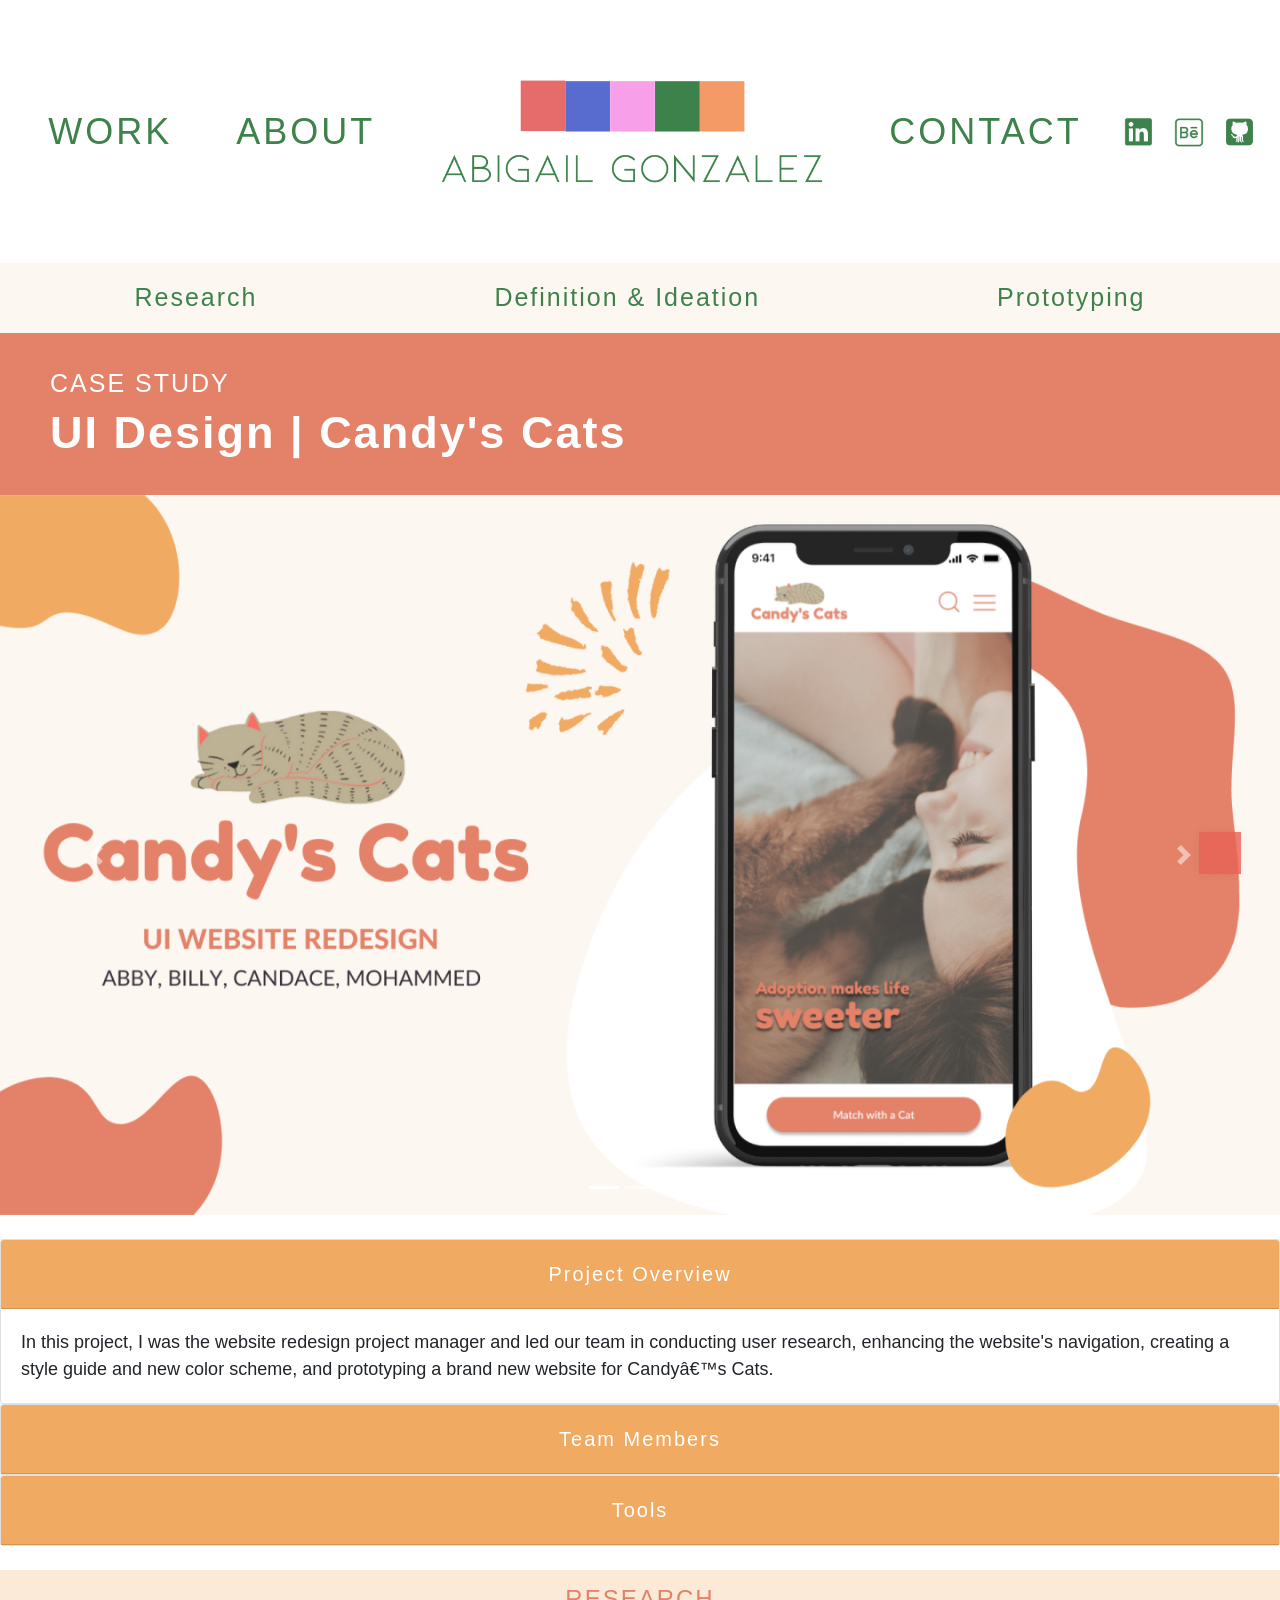
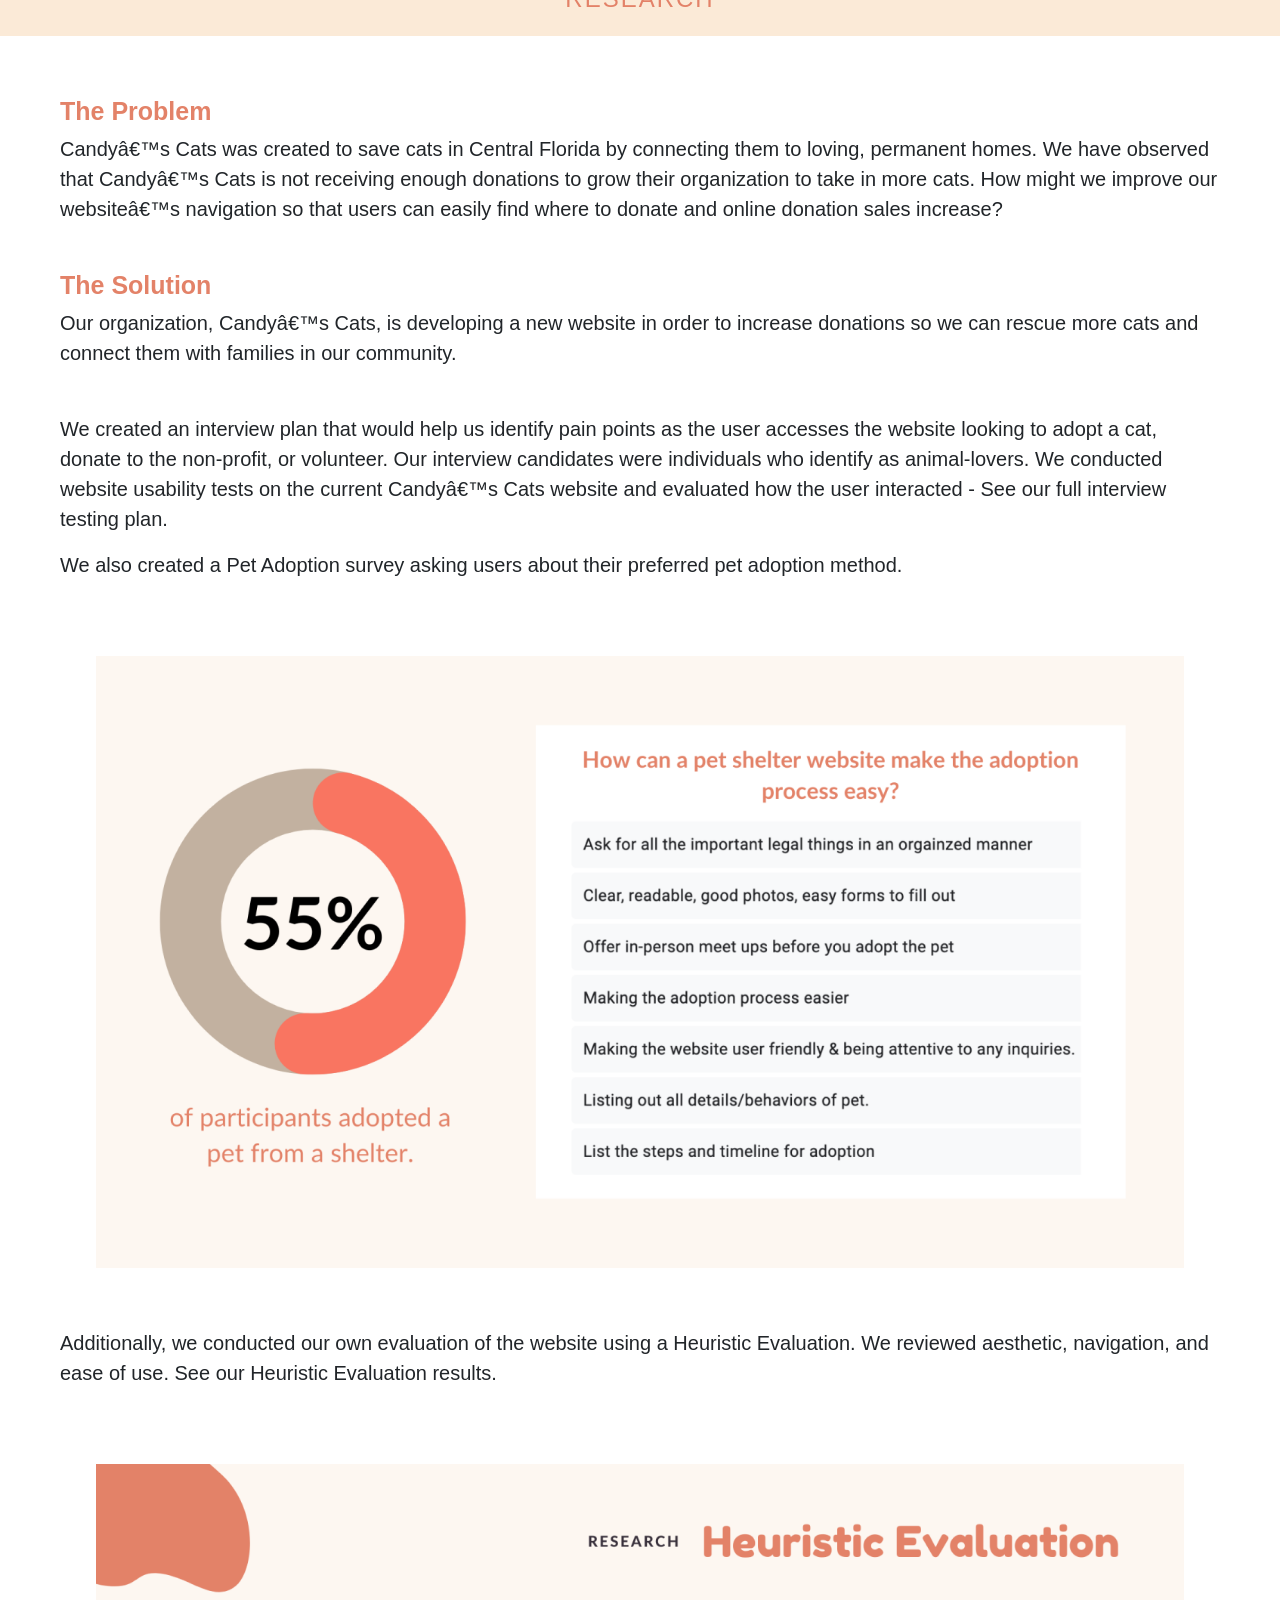
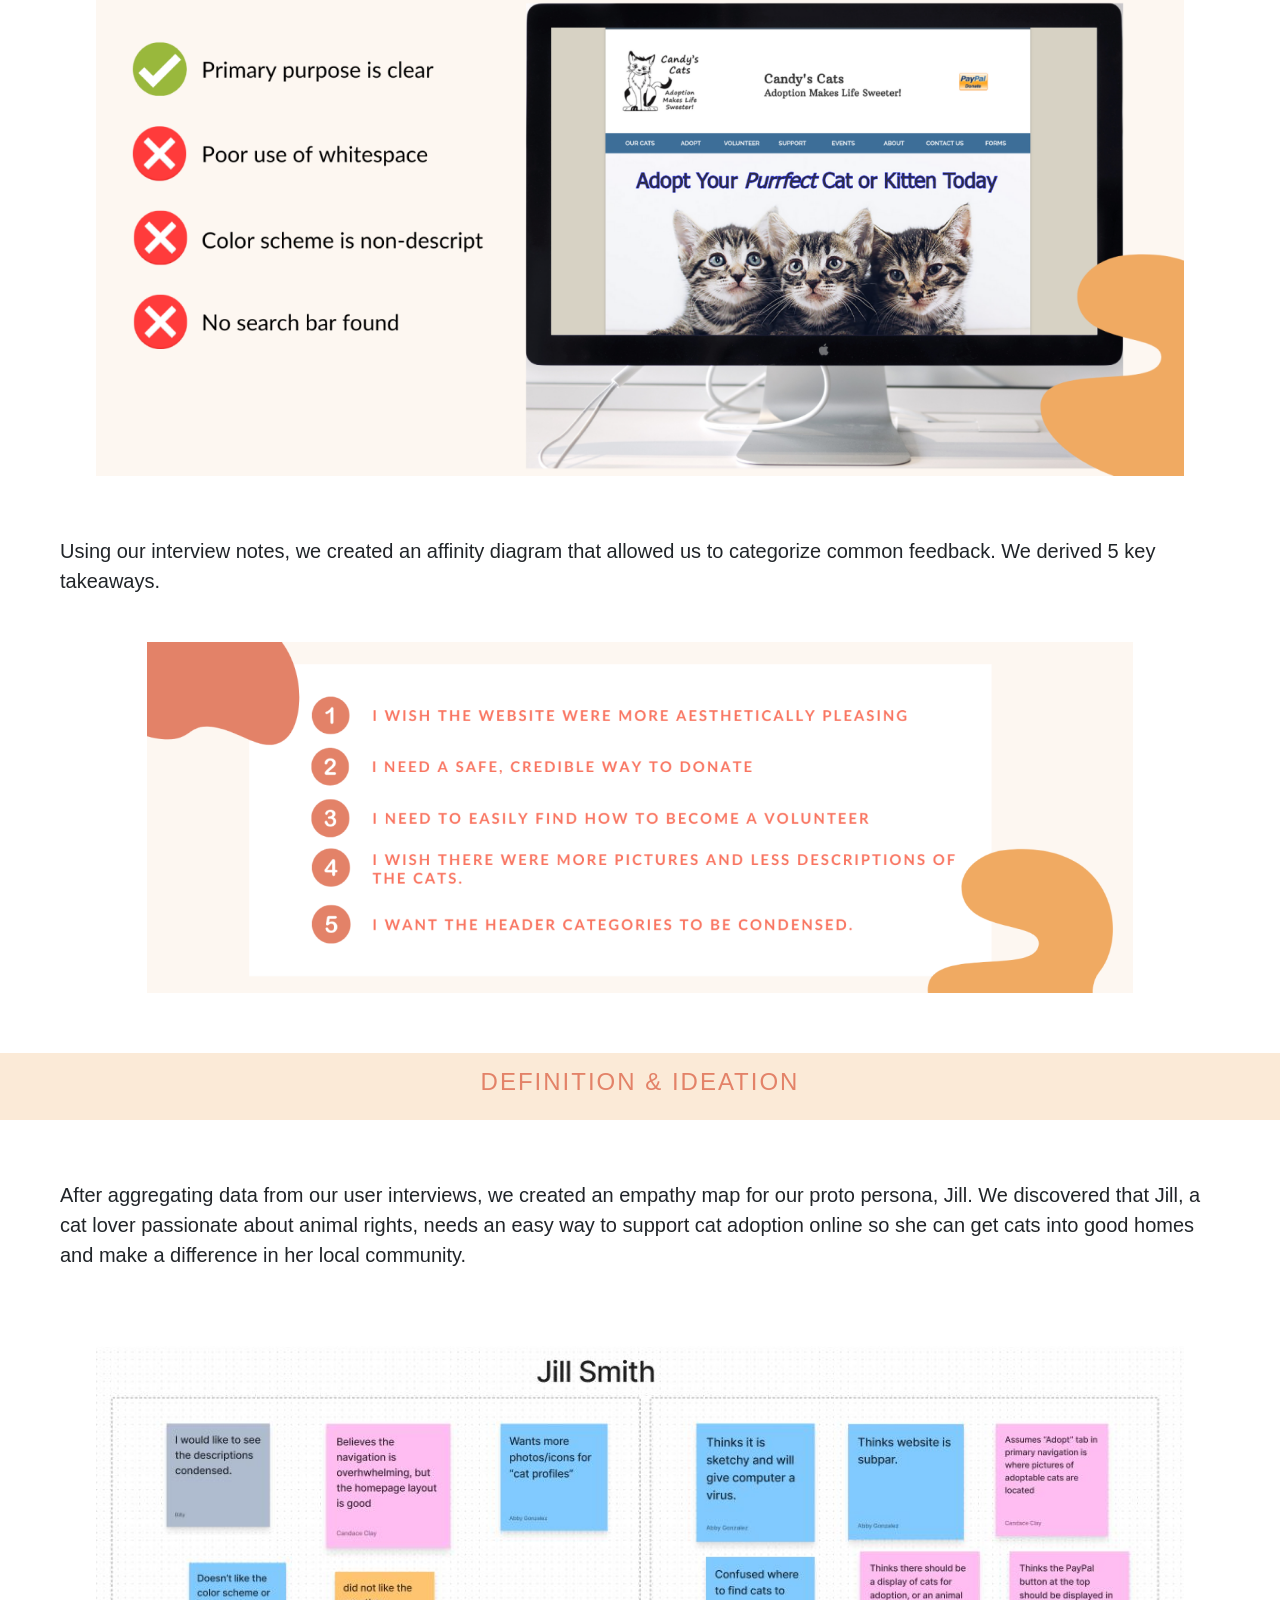
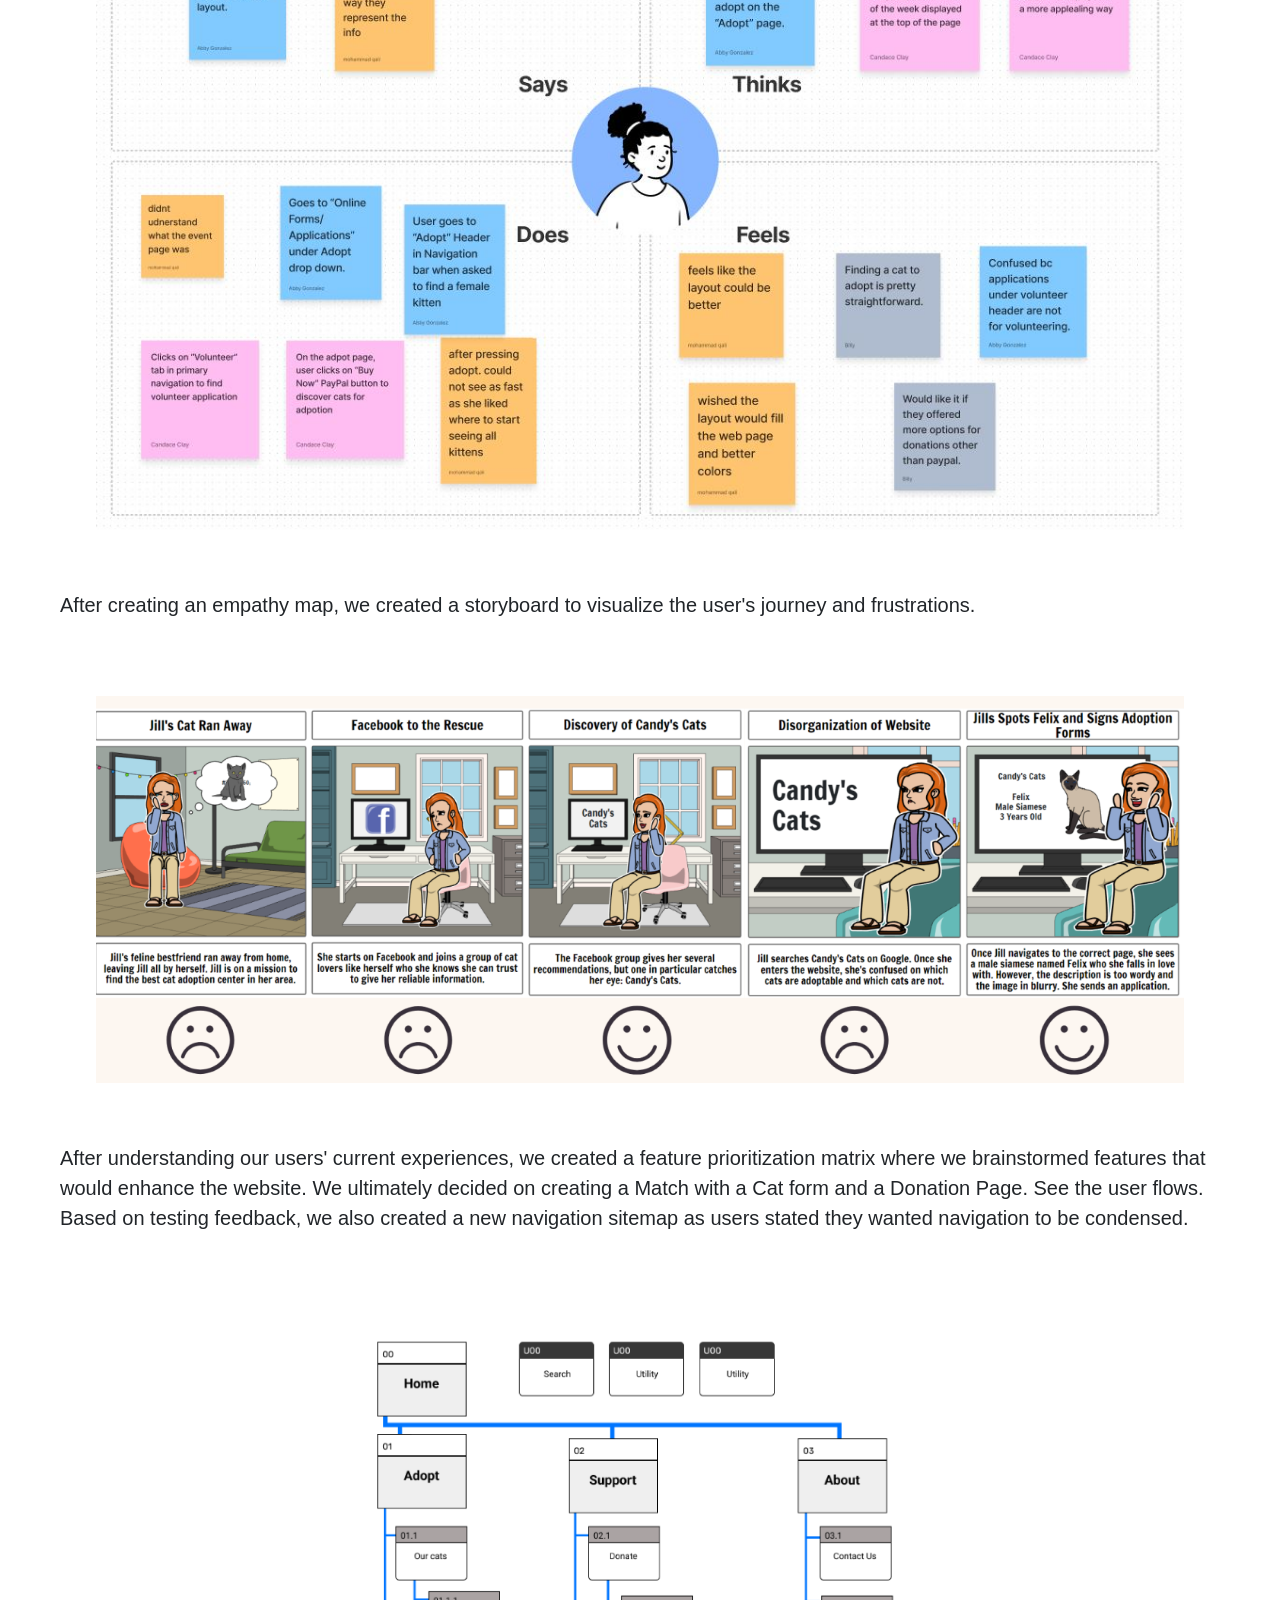
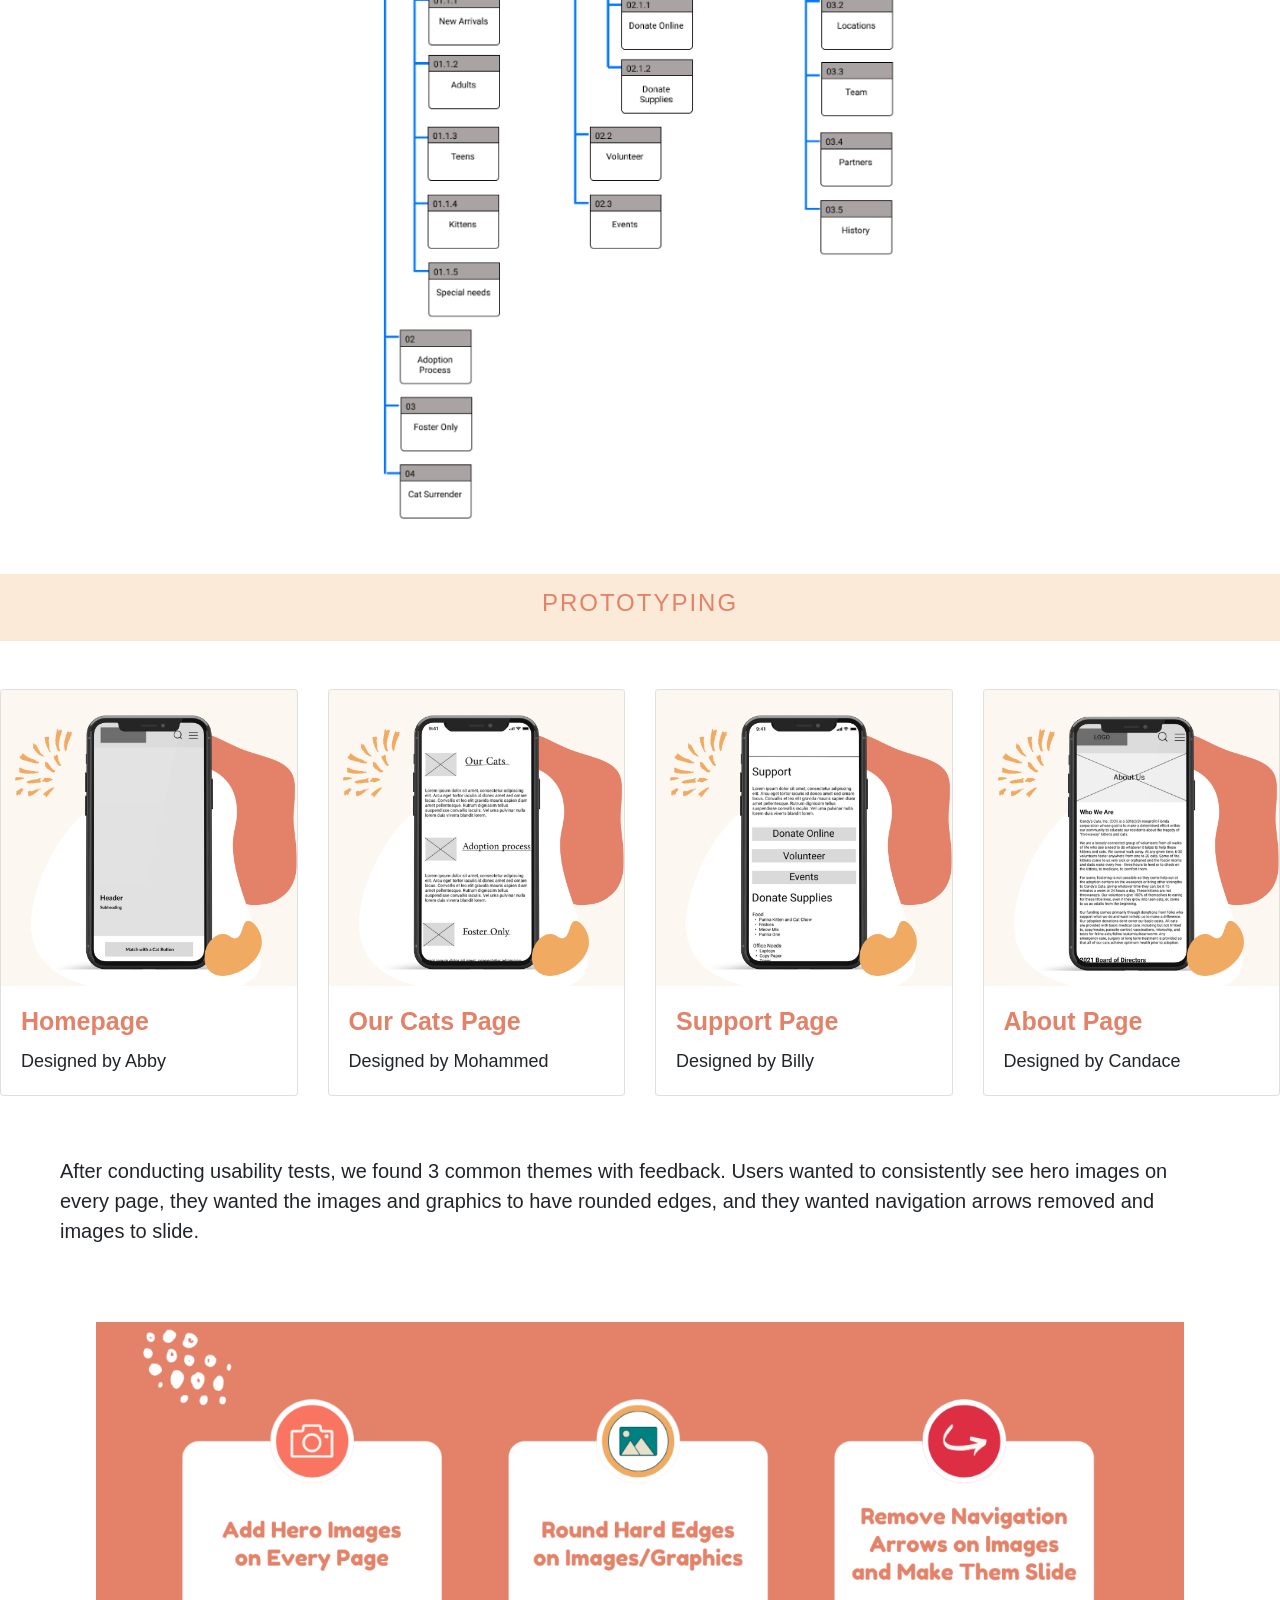
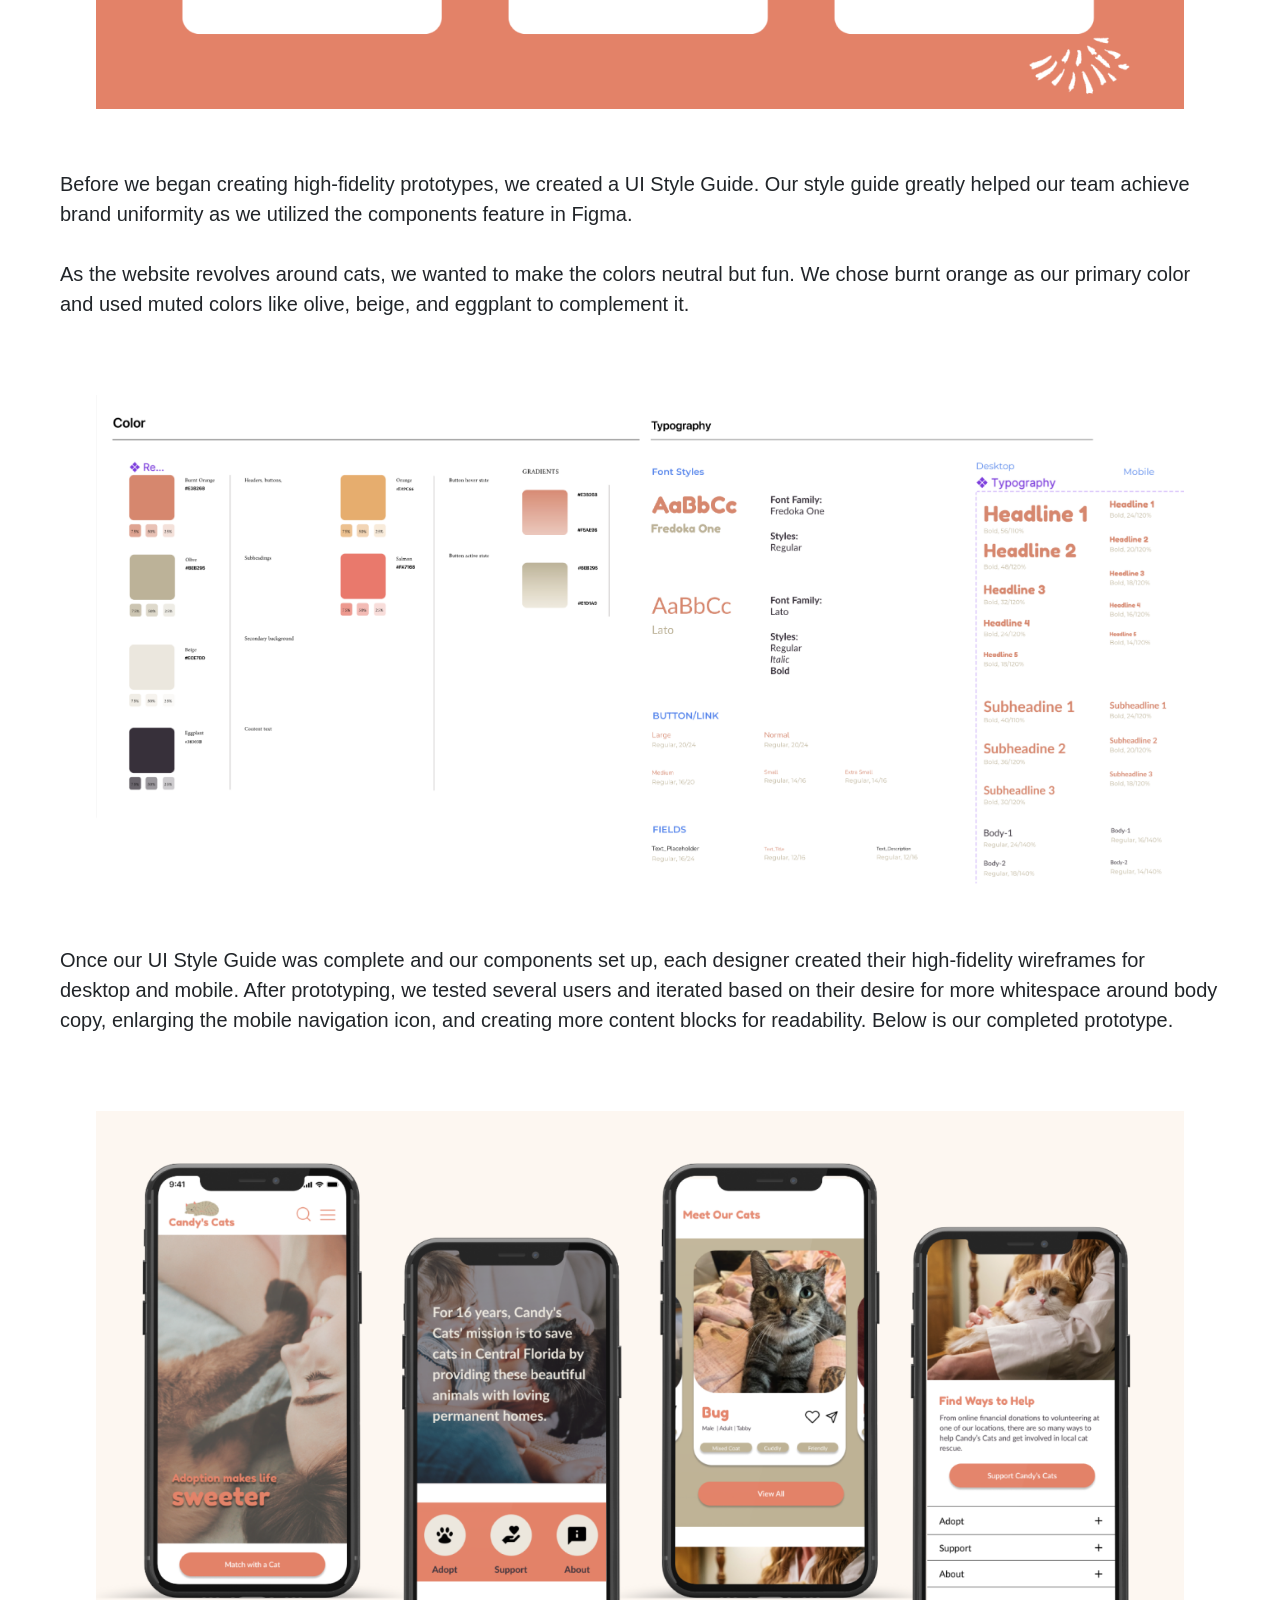
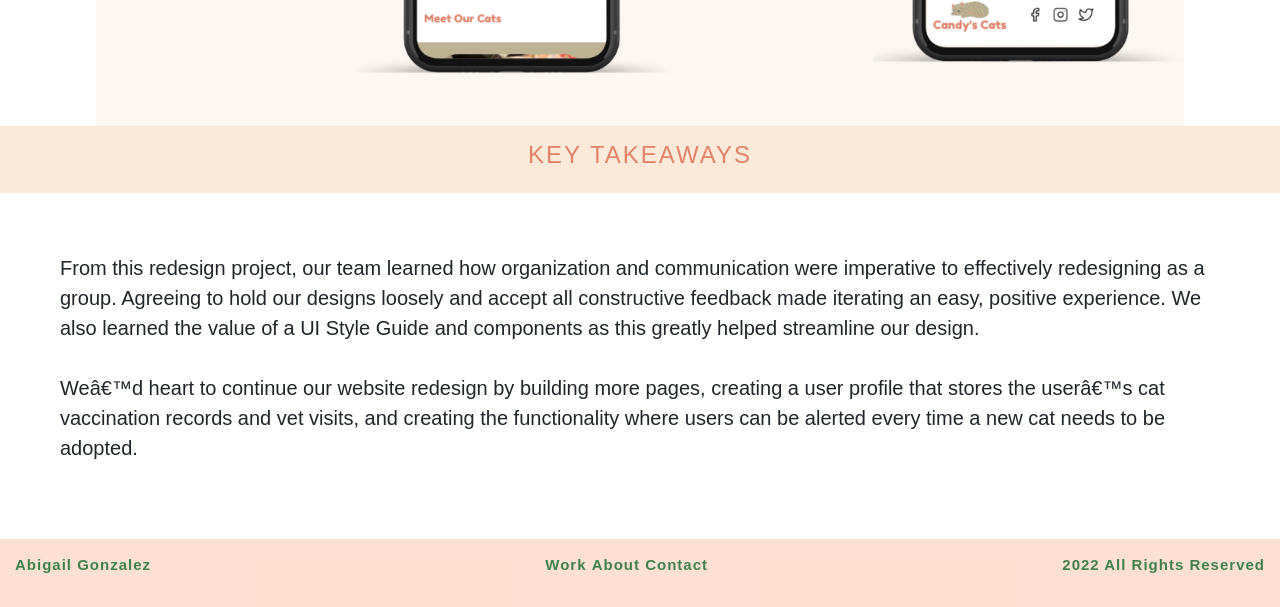
<file: index.html>
<!DOCTYPE html>
<html>
    <head>
      <!-- Global site tag (gtag.js) - Google Analytics -->
<script async src="https://www.googletagmanager.com/gtag/js?id=G-J3BZN3DEW7"></script>
<script>
  window.dataLayer = window.dataLayer || [];
  function gtag(){dataLayer.push(arguments);}
  gtag('js', new Date());

  gtag('config', 'G-J3BZN3DEW7');
</script>
        <title> UX/UI Homework 20 </title>
        <link rel="stylesheet" href="https://cdn.jsdelivr.net/npm/bootstrap@4.0.0/dist/css/bootstrap.min.css" integrity="sha384-Gn5384xqQ1aoWXA+058RXPxPg6fy4IWvTNh0E263XmFcJlSAwiGgFAW/dAiS6JXm" crossorigin="anonymous">
        <link rel="stylesheet" href="css/style.css" type= "text/css">
    </head>
    <body>
        <nav class= "primary-nav">
            <div class="nav-item"> <a href="https://abbygonzalez0429.github.io/UX_UI_HW_19/"> WORK </a></div>
            <div class="nav-item"> <a href="https://abbygonzalez0429.github.io/UX_UI_HW_18/"> ABOUT </a></div>
            <div class= "Main-Logo">
              <img src= "images/Logo 1.png">
              </div>
            <div class="nav-item"> CONTACT </div>
            <div class= "social-logo">
              <img src="images/LinkedIn.png" alt="LinkedIn">
            </div>
              <div class= "social-logo">
              <img src="images/Behance.png" alt= "Behance">
            </div>
            <div class= "social-logo">
              <img src="images/GitHub.png" alt= "GitHub">
              </div>
         </nav>    
       <nav class = "second-nav nav-fill navbar navbar-light sticky-top justify-content-around" style="background-color: #FDF7F1;">
        <a class="nav-item2 nav-link active" href="#research">Research</a>
        <a class="nav-item2 nav-link" href="#definition">Definition & Ideation</a>
        <a class="nav-item2 nav-link" href="#prototyping">Prototyping</a>
          </li>
          </li>
        </ul>
      </nav>
       </nav>
       <div class= "title">
       <div class="container-fluid content">
        <h2 class="sectionHeading">CASE STUDY</h2>
        <h3 class= "sectionHeading">UI Design | Candy's Cats</h3>
        <div class="row">
        </div>
      </div>
    </div>
      <div id="carouselExampleIndicators" class="carousel slide" data-ride="carousel">
        <ol class="carousel-indicators">
          <li data-target="#carouselExampleIndicators" data-slide-to="0" class="active"></li>
          <li data-target="#carouselExampleIndicators" data-slide-to="1"></li>
          <li data-target="#carouselExampleIndicators" data-slide-to="2"></li>
        </ol>
        <div class="carousel-inner">
          <div class="carousel-item active">
            <img src="images/Candys Cats Header Image.png" class="d-block w-100" alt="Candys Cats Redesign">
          </div>
          <div class="carousel-item">
            <img src="images/carousel-2.png" class="d-block w-100" alt="Computer and Iphone with Redesigned Website">
          </div>
          <div class="carousel-item">
            <img src="images/carousel-3.png" class="d-block w-100" alt="4 Iphones Displaying New Website Pages">
          </div>
        </div>
        <a class="carousel-control-prev" href="#carouselExampleIndicators" role="button" data-slide="prev">
          <span class="carousel-control-prev-icon" aria-hidden="true"></span>
          <span class="sr-only">Previous</span>
        </a>
        <a class="carousel-control-next" href="#carouselExampleIndicators" role="button" data-slide="next">
          <span class="carousel-control-next-icon" aria-hidden="true"></span>
          <span class="sr-only">Next</span>
        </a>
      </div>
      <br>
      <div class="accordion" id="accordionExample">
        <div class="card">
          <div class="card-header" id="headingOne">
            <h2 class="mb-0">
              <button class="btn btn-link" type="button" data-toggle="collapse" data-target="#collapseOne" aria-expanded="true" aria-controls="collapseOne">
                Project Overview
              </button>
            </h2>
          </div>
          <div id="collapseOne" class="collapse show" aria-labelledby="headingOne" data-parent="#accordionExample">
            <div class="card-body">
              In this project, I was the website redesign project manager and led our team in conducting user research, enhancing the website's navigation, creating a style guide and new color scheme, and prototyping a brand new website for Candy’s Cats. 
            </div>
          </div>
        </div>
        <div class="card">
          <div class="card-header" id="headingTwo">
            <h2 class="mb-0">
              <button class="btn btn-link collapsed" type="button" data-toggle="collapse" data-target="#collapseTwo" aria-expanded="false" aria-controls="collapseTwo">
                Team Members
              </button>
            </h2>
          </div>
          <div id="collapseTwo" class="collapse" aria-labelledby="headingTwo" data-parent="#accordionExample">
            <div class="card-body">
              Abby Gonzalez, Billy Ridore, Candace Clay, & Mohammed Qali
            </div>
          </div>
        </div>
        <div class="card">
          <div class="card-header" id="headingThree">
            <h2 class="mb-0">
              <button class="btn btn-link collapsed" type="button" data-toggle="collapse" data-target="#collapseThree" aria-expanded="false" aria-controls="collapseThree">
                Tools
              </button>
            </h2>
          </div>
          <div id="collapseThree" class="collapse" aria-labelledby="headingThree" data-parent="#accordionExample">
            <div class="card-body">
              Figma, Invision, Trello, Google Drive 
            </div>
          </div>
        </div>
      </div>
      <br>
      <div id= "research" class="titleHeader">
      <div class="container-fluid content">
        <h4 class="sectionHeading">RESEARCH</h4>
        <div class="row">
        </div>
      </div>
    </div>
    <div class= "bodyCopy">
      <h5> The Problem</h5>
      <p> Candy’s Cats was created to save cats in Central Florida by connecting them to loving, permanent homes. We have observed that Candy’s Cats is not receiving enough donations to grow their organization to take in more cats. How might we improve our website’s navigation so that users can easily find where to donate
        and online donation sales increase?</p>
        <br>
      <h5> The Solution</h5>
      <p>Our organization, Candy’s Cats, is developing a new website in order to increase donations so we can rescue more cats and connect them with families in our community. </p>
      <br>
      <p> We created an interview plan that would help us identify pain points as the user accesses the website looking to adopt a cat, donate to the non-profit, or volunteer. Our interview candidates were individuals who identify as animal-lovers. We conducted website usability tests on the current Candy’s Cats website and evaluated how the user interacted - See our full interview testing plan. </p>
      <p> We also created a Pet Adoption survey asking users about their preferred pet adoption method.</p>
    </div>
    <div class= "images">
      <img src= "images/Research - Stats.png" alt="Poll Statistics" class="center">
    </div>
    <div class="bodyCopy">
      <p> Additionally, we conducted our own evaluation of the website using a Heuristic Evaluation. We reviewed aesthetic, navigation, and ease of use. See our Heuristic Evaluation results.</p>
    </div>
    <div class="images">
      <img src="images/Research - Heuristics.png" alt="Heuristic Evaluation" class="center">
    </div>
    <div class="bodyCopy">
      <p> Using our interview notes, we created an affinity diagram that allowed us to categorize common feedback. We derived 5 key takeaways.</p>
      <br>
      <div class="images">
        <img src="images/Research - Feedback.png" alt="Research Feedback" class="center">
      </div>
    </div>
    <div id= "definition" class="titleHeader">
      <div class="container-fluid content">
        <h4 class="sectionHeading">DEFINITION & IDEATION</h4>
        <div class="row">
        </div>
      </div>
    </div>
    <div class="bodyCopy">
      <p> After aggregating data from our user interviews, we created an empathy map for our proto persona, Jill. 

        We discovered that Jill, a cat lover passionate about animal rights, needs an easy way to support cat adoption online so she can get
        cats into good homes and make a difference in her local community.</p>
    </div>
    <div class="images">
      <img src="images/Defintion - Empathy Map.png" alt="Website User Persona" class="center">
    </div>
    <div class="bodyCopy">
      <p> After creating an empathy map, we created a storyboard to visualize the user's journey and frustrations.</p>
    </div>
    <div class="images">
      <img src="images/Definition - Storyboard.png" alt="User website journey" class="center">
    </div>
    <div class="bodyCopy">
      <p>After understanding our users' current experiences, we created a feature prioritization matrix where we brainstormed features that would enhance the website. We ultimately decided on creating a Match with a Cat form and a Donation Page. See the user flows. 

        Based on testing feedback, we also created a new navigation sitemap as users stated they wanted navigation to be condensed.</p>
    </div>
    <div class="sitemap">
      <img src="images/Definition - Sitemap.png" alt="User website journey" class="sitemap">
    </div>
    <br>
    <br>
    <div id= "prototyping" class="titleHeader">
      <div class="container-fluid content">
        <h4 class="sectionHeading">PROTOTYPING</h4>
        <div class="row">
        </div>
      </div>
    </div>
    <br>
    <br>
    <div class="card-deck">
      <div class="card">
        <img class="card-img-top" src="images/2.png" alt="Card image cap">
        <div class="card-body">
          <h5 class="card-title">Homepage</h5>
          <p class="card-text">Designed by Abby</p>
        </div>
      </div>
      <div class="card">
        <img class="card-img-top" src="images/3.png" alt="Card image cap">
        <div class="card-body">
          <h5 class="card-title">Our Cats Page</h5>
          <p class="card-text">Designed by Mohammed</p>
        </div>
      </div>
      <div class="card">
        <img class="card-img-top" src="images/4.png" alt="Card image cap">
        <div class="card-body">
          <h5 class="card-title">Support Page</h5>
          <p class="card-text"> Designed by Billy</p>
        </div>
      </div>
      <div class="card">
        <img class="card-img-top" src="images/5.png" alt="Card image cap">
        <div class="card-body">
          <h5 class="card-title">About Page</h5>
          <p class="card-text"> Designed by Candace</p>
        </div>
    </div>
  </div>
    <div class="bodyCopy">
      <p>After conducting usability tests, we found 3 common themes with feedback. Users wanted to consistently see hero images on every page, they wanted the images and graphics to have rounded edges, and they wanted navigation arrows removed and images to slide.</p>
    </div>
    <div class="images">
      <img src="images/Protoyping - Testing.png" alt="User feedback" class="center">
    </div>
    <div class="bodyCopy">
      <p>Before we began creating high-fidelity prototypes, we created a UI Style Guide. Our style guide greatly helped our team achieve brand uniformity as we utilized the components feature in Figma. 
        <br>
        <br>
        As the website revolves around cats, we wanted to make the colors neutral but fun. We chose burnt orange as our primary color and used muted colors like olive, beige, and eggplant to complement it. </p>
    </div>
    <div class="images">
      <img src="images/StyleGuide.png" alt="Website Style Guide" class="center">
    </div>
    <div class="bodyCopy">
      <p>Once our UI Style Guide was complete and our components set up, each designer created their high-fidelity wireframes for desktop and mobile. After prototyping, we tested several users and iterated based on their desire for more whitespace around body copy, enlarging the mobile navigation icon, and creating more content blocks for readability. Below is our completed prototype.</p>
    </div>
    <div class="images">
      <img src="images/Protoyping - Final Design.png" alt="Mobile Final Prototype" class="center">
    </div>
    <div id= "keyTakeaways" class="titleHeader">
      <div class="container-fluid content">
        <h4 class="sectionHeading">KEY TAKEAWAYS</h4>
        <div class="row">
        </div>
      </div>
    </div>
      <div class="bodyCopy">
        <p>From this redesign project, our team learned how organization and communication were imperative to effectively redesigning as a group. Agreeing to hold our designs loosely and accept all constructive feedback made iterating an easy, positive experience. We also learned the value of a UI Style Guide and components as this greatly helped streamline our design.
           <br>
           <br>
          We’d heart to continue our website redesign by building more pages, creating a user profile that stores the user’s cat vaccination records and vet visits, and creating the functionality where users can be alerted every time a new cat needs to be adopted.</p>
      </div>
      <a href="#" id="toTopBtn" class="cd-top text-replace js-cd-top cd-top--is-visible cd-top--fade-out" data-abc="true"></a>
          
      </div>
      <footer>
        <div class="footerContainer">
            <p> Abigail Gonzalez </p>
                <ul class="inline-block">
                        <li>Work</li>
                        <li>About</li>
                        <li>Contact</li>
                      </ul>
              <p> 2022 All Rights Reserved</p>
            </div>
        </div>
    </footer>
    </body>
    <script src="https://code.jquery.com/jquery-3.2.1.slim.min.js" integrity="sha384-KJ3o2DKtIkvYIK3UENzmM7KCkRr/rE9/Qpg6aAZGJwFDMVNA/GpGFF93hXpG5KkN" crossorigin="anonymous"></script>
<script src="https://cdn.jsdelivr.net/npm/popper.js@1.12.9/dist/umd/popper.min.js" integrity="sha384-ApNbgh9B+Y1QKtv3Rn7W3mgPxhU9K/ScQsAP7hUibX39j7fakFPskvXusvfa0b4Q" crossorigin="anonymous"></script>
<script src="https://cdn.jsdelivr.net/npm/bootstrap@4.0.0/dist/js/bootstrap.min.js" integrity="sha384-JZR6Spejh4U02d8jOt6vLEHfe/JQGiRRSQQxSfFWpi1MquVdAyjUar5+76PVCmYl" crossorigin="anonymous"></script>
</html>
</file>
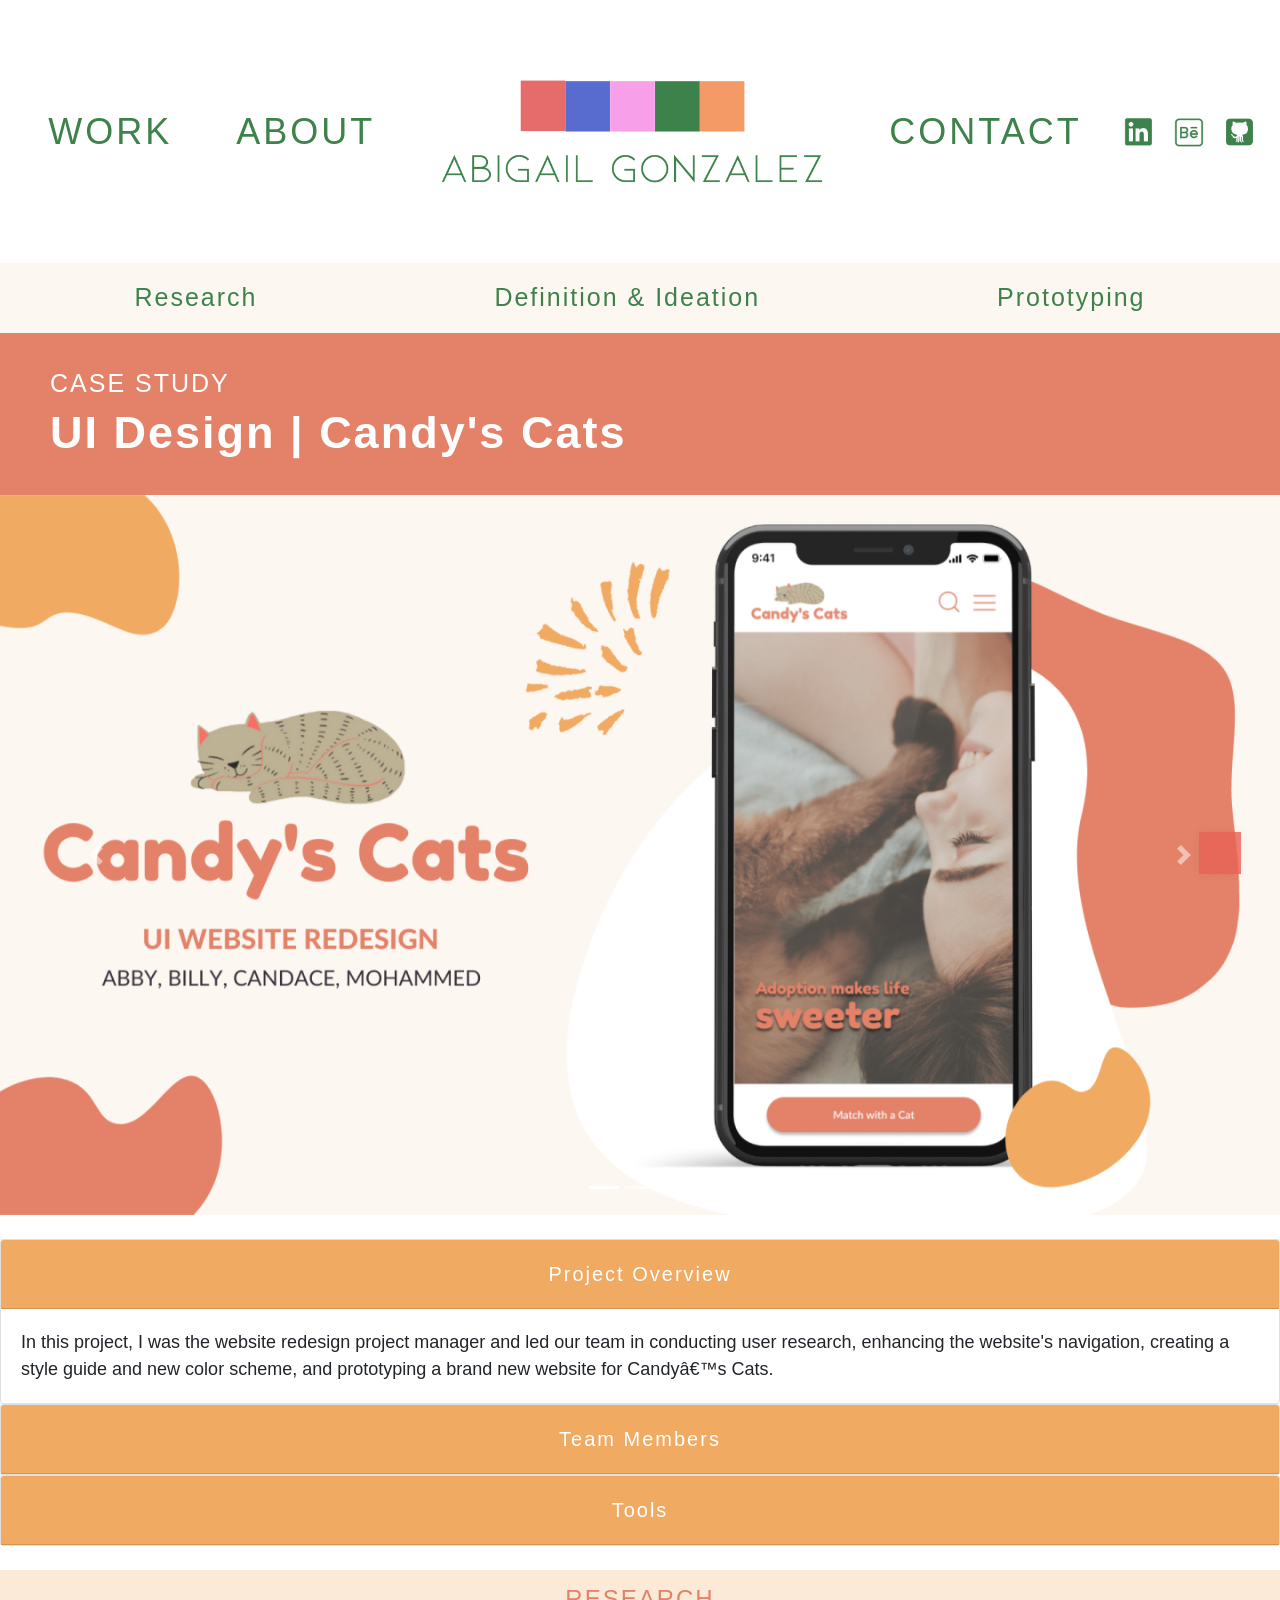
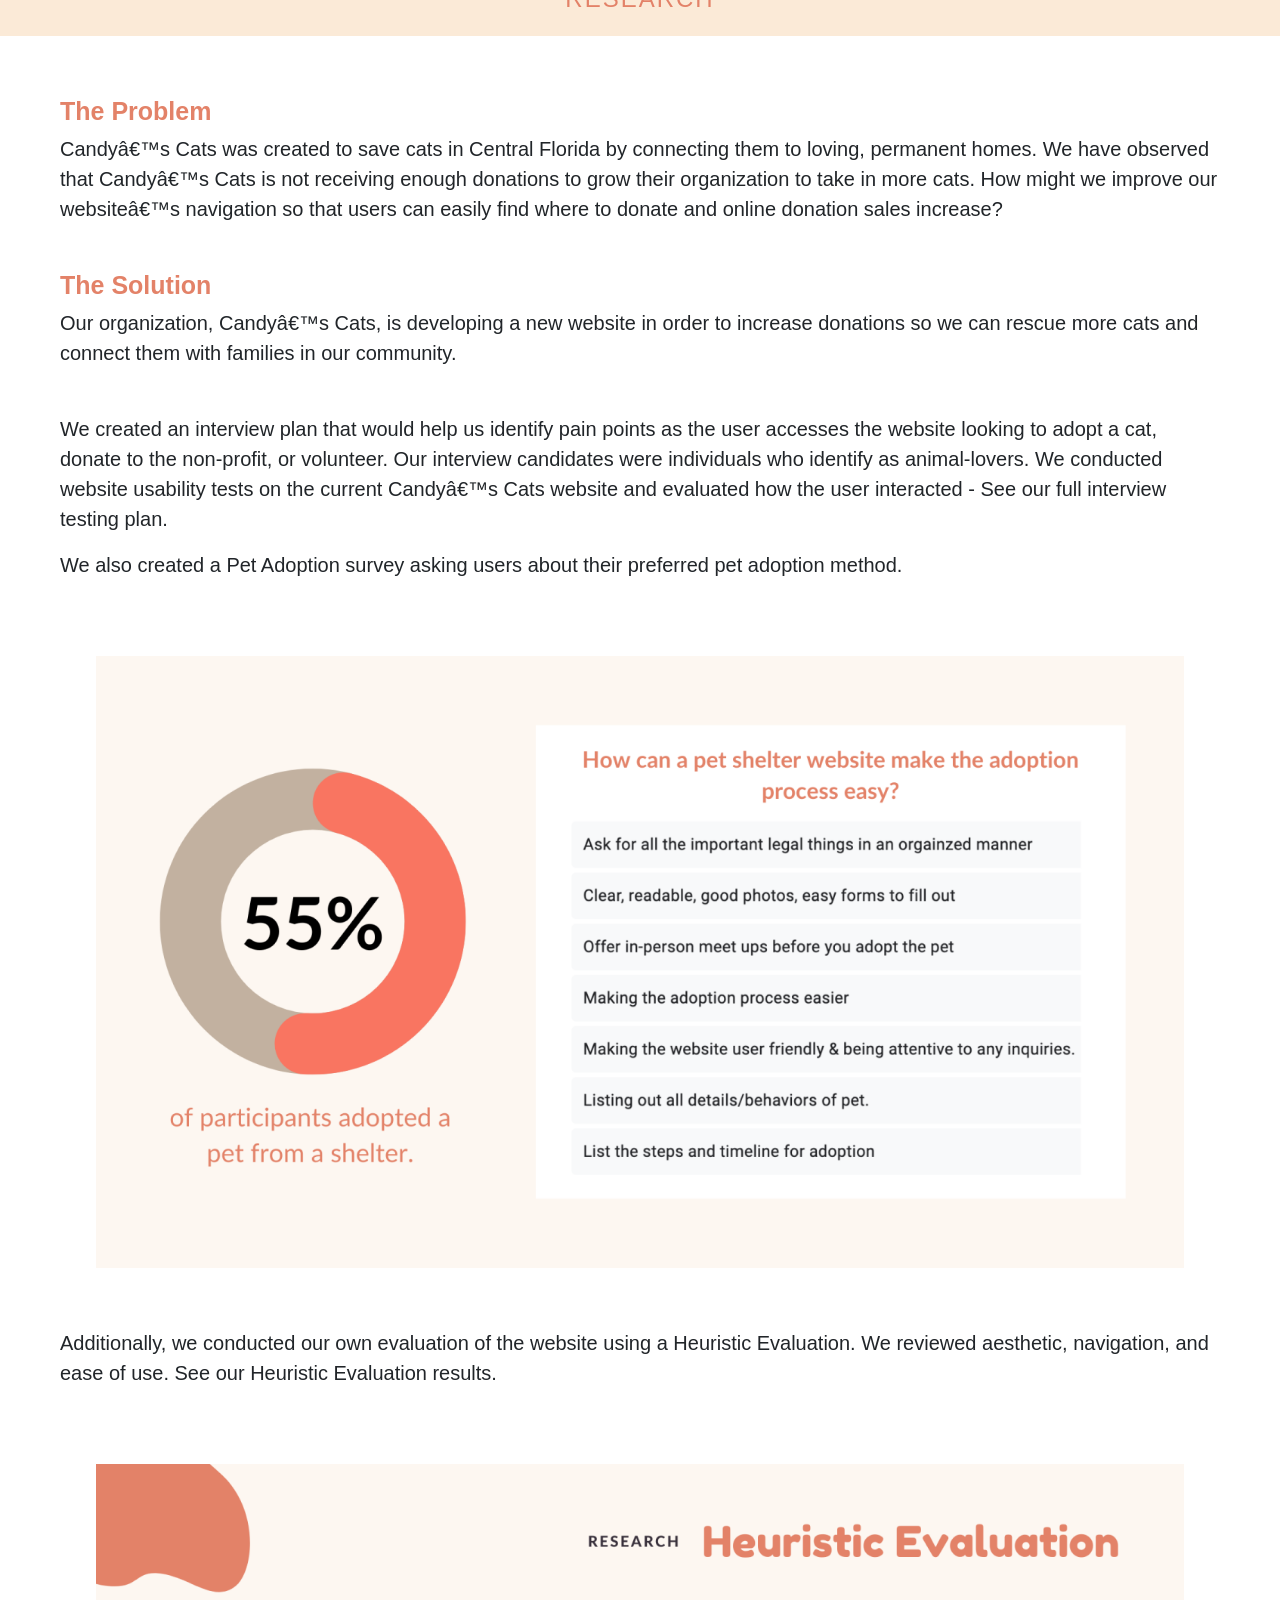
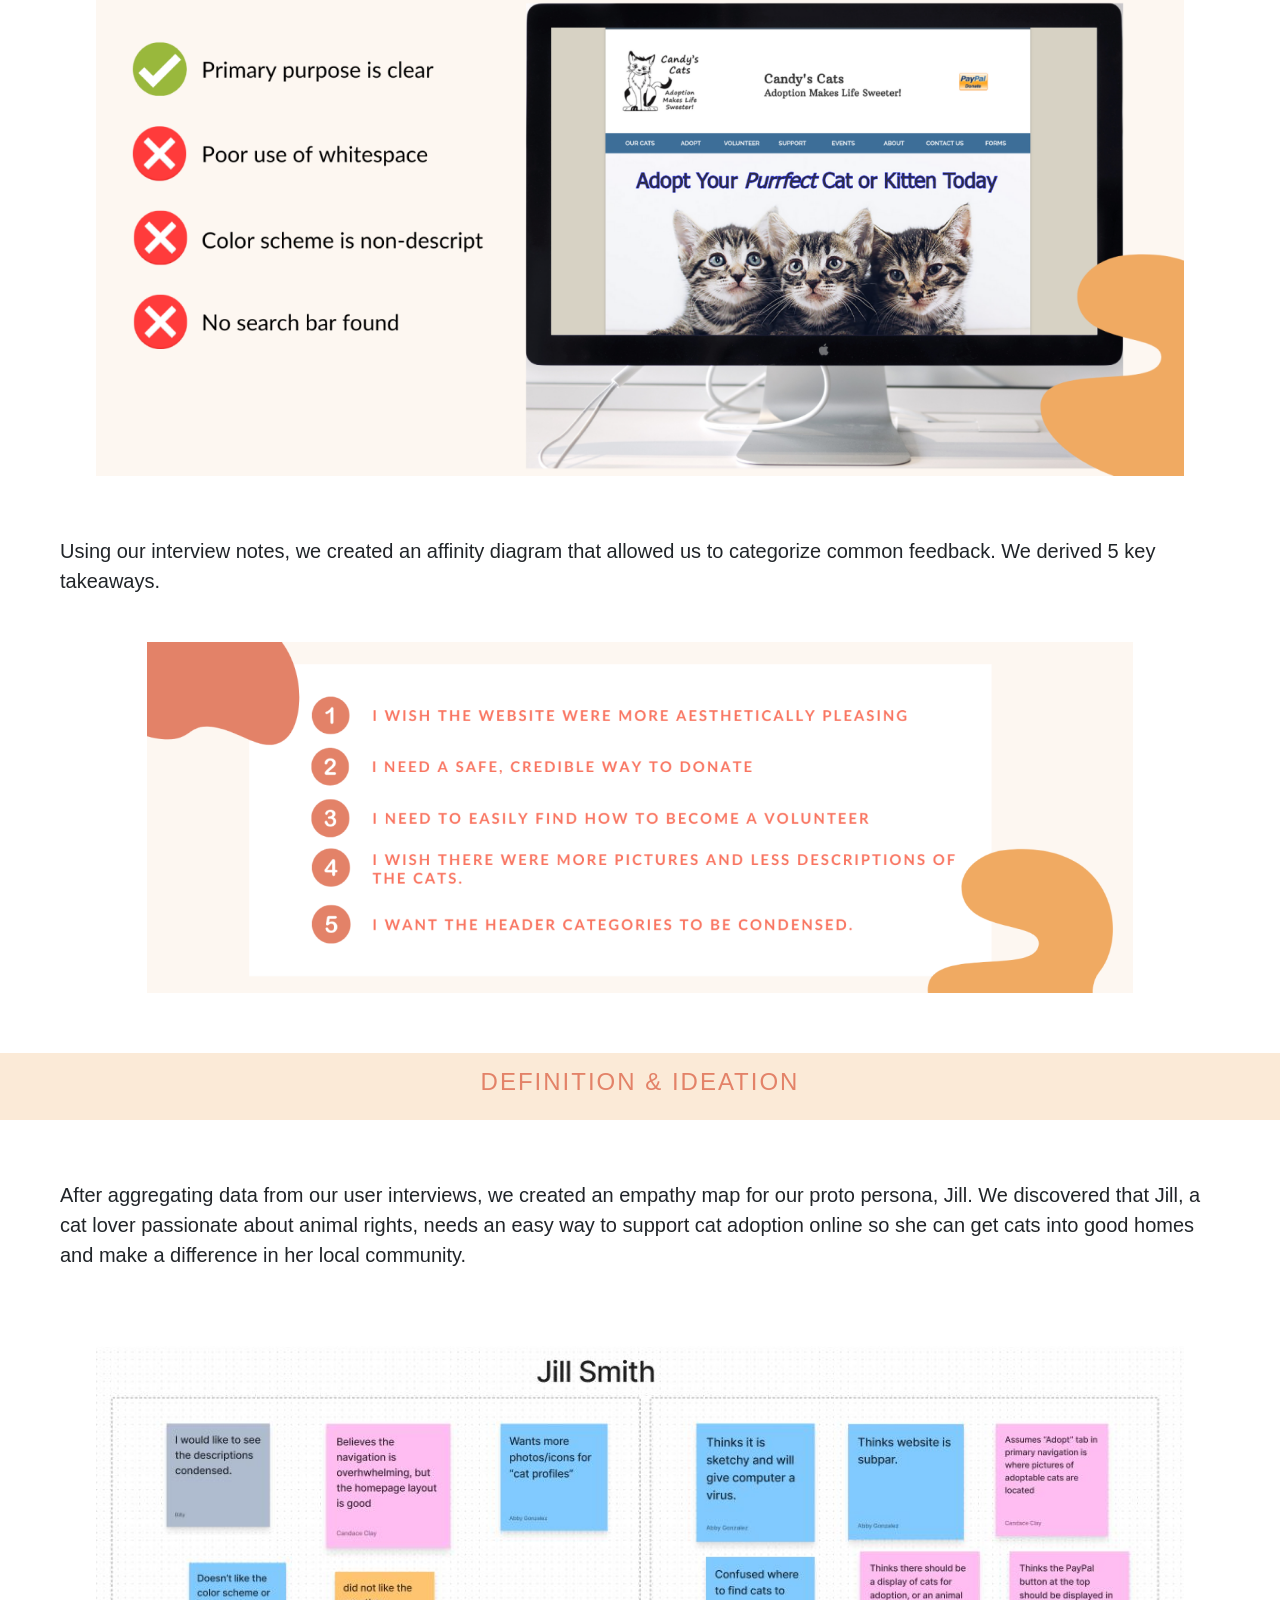
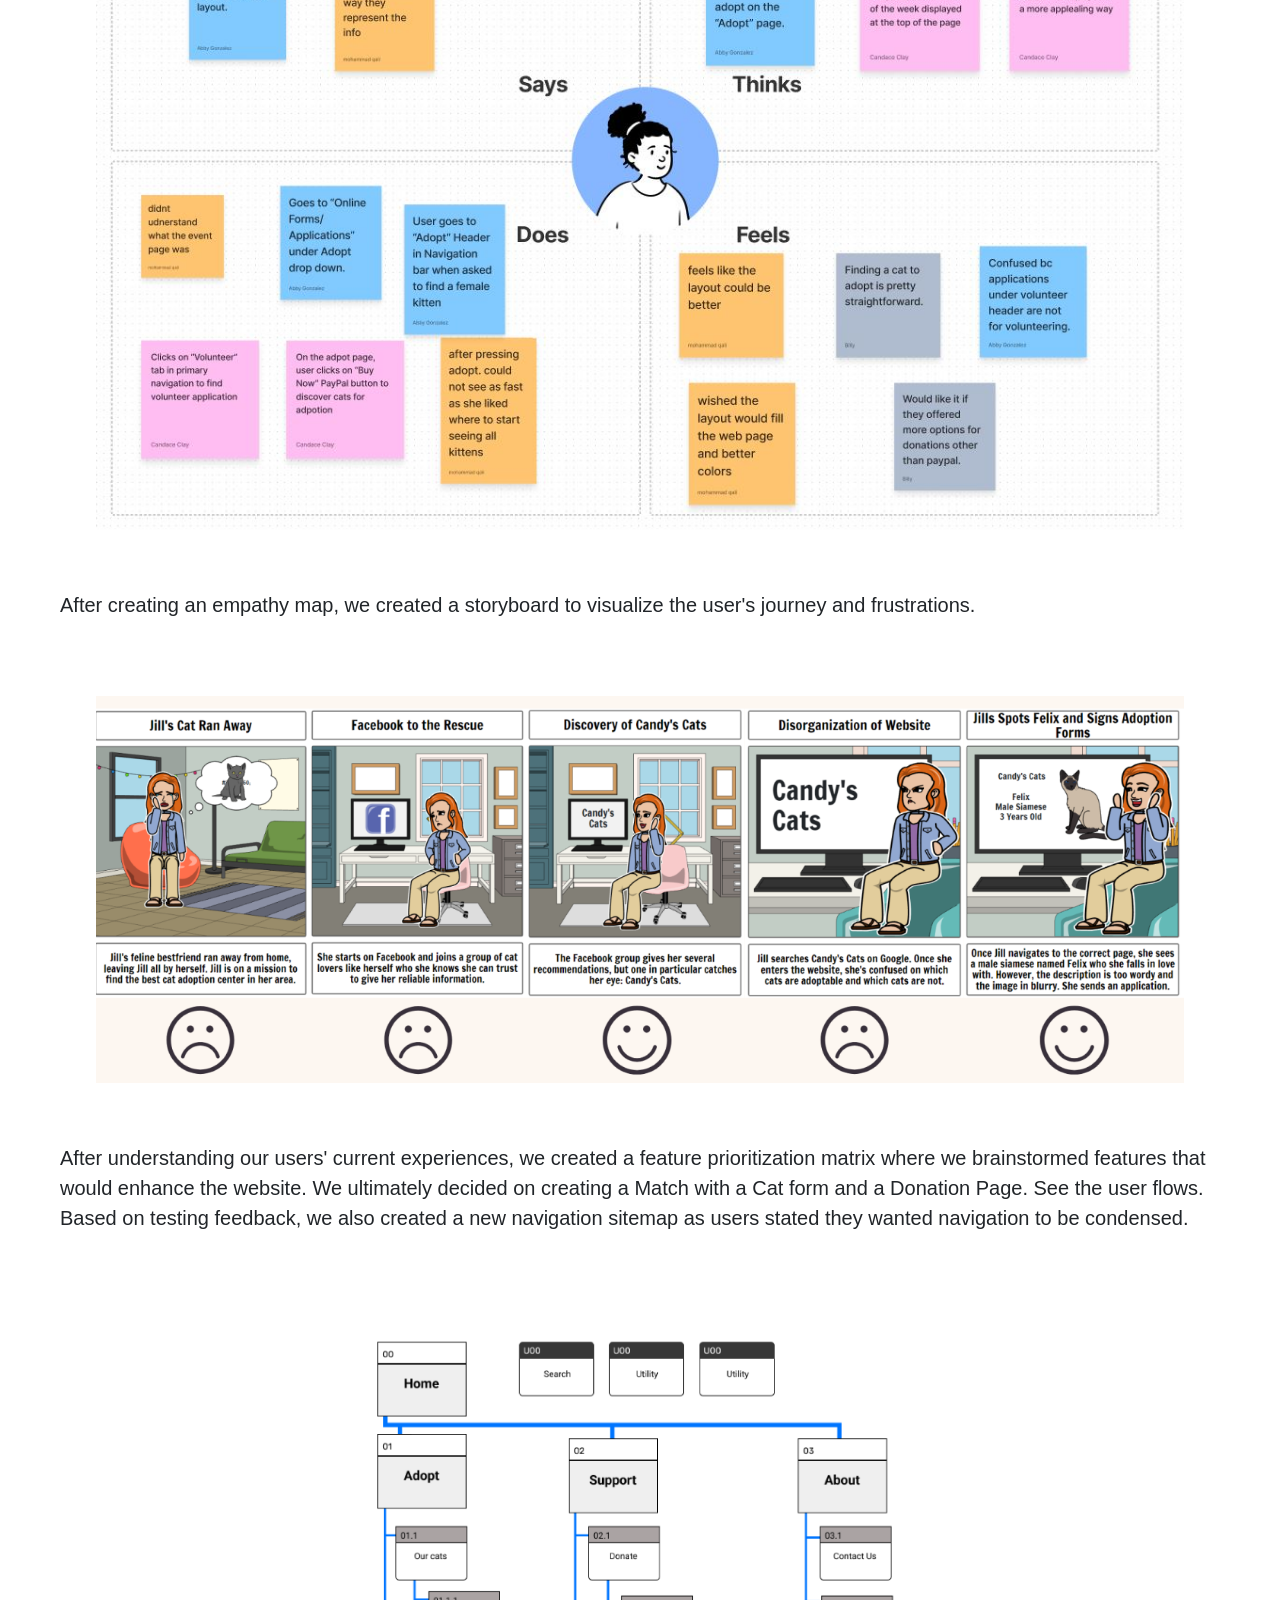
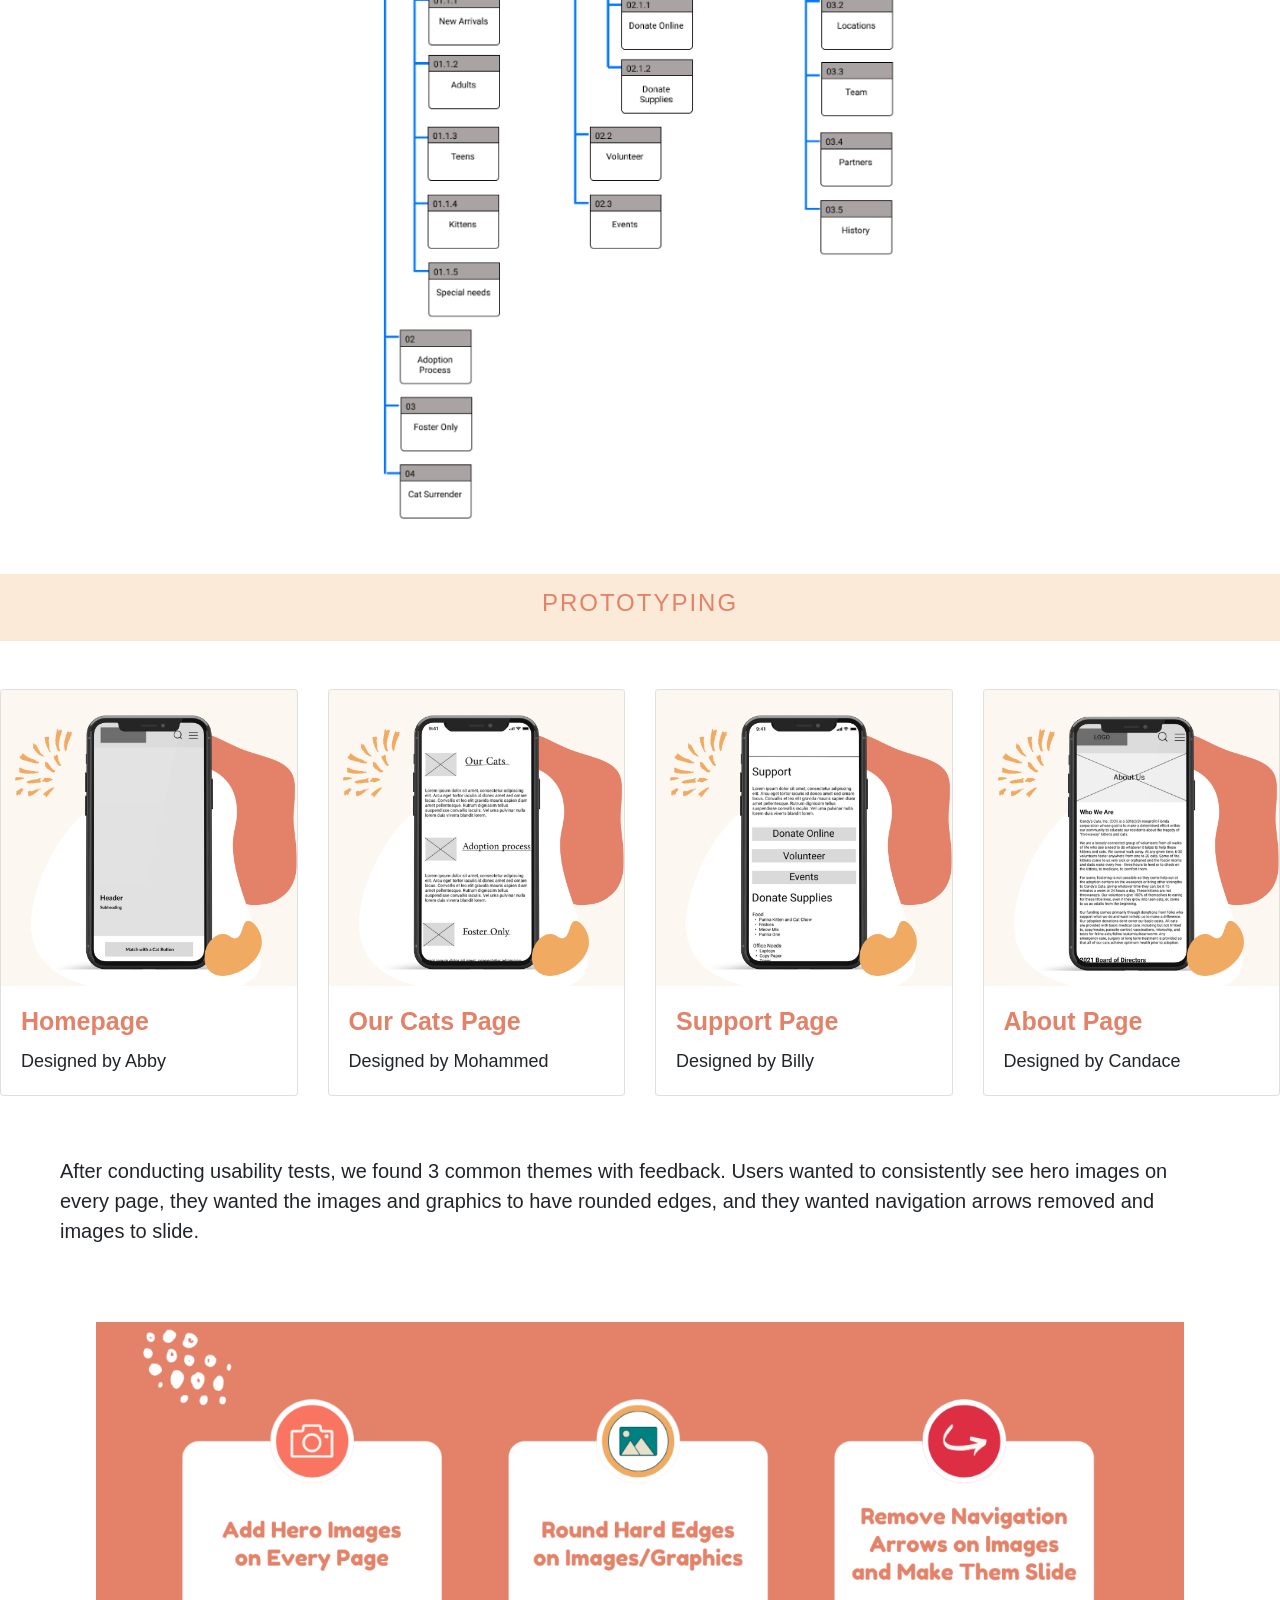
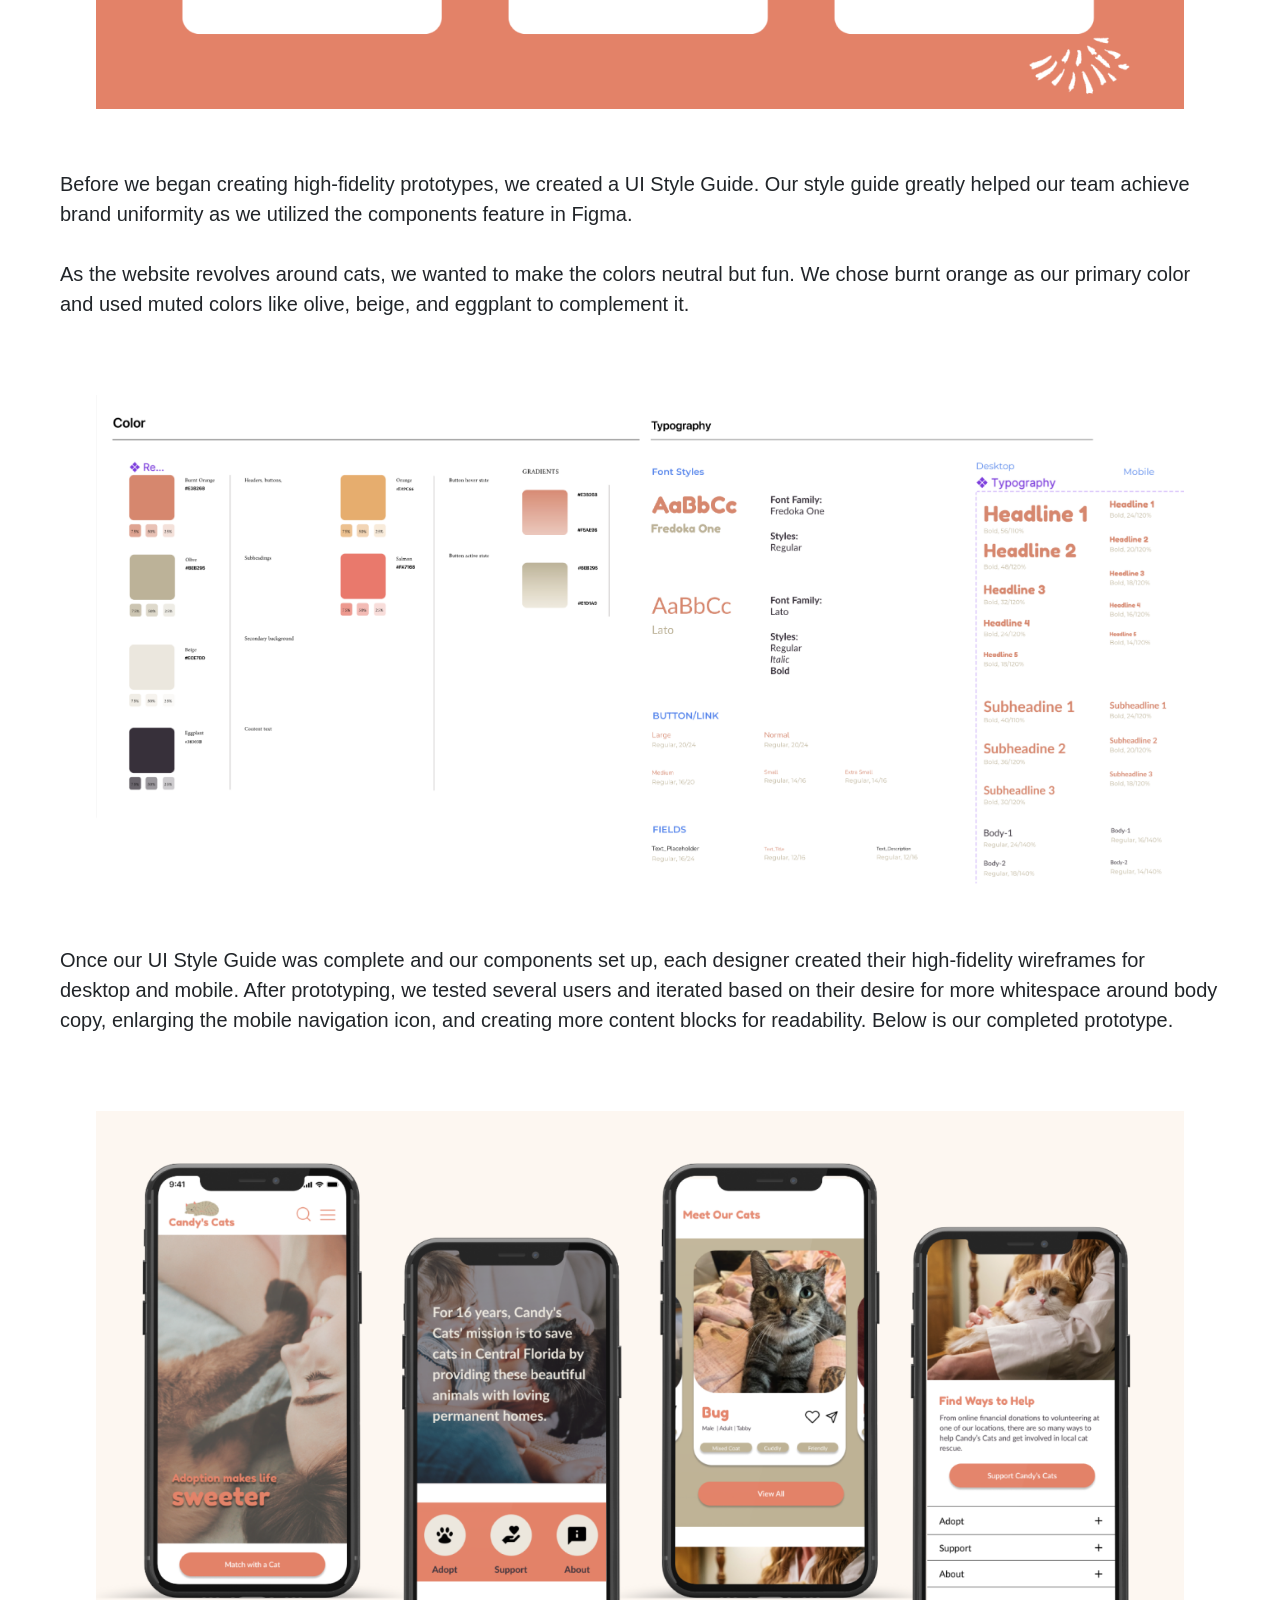
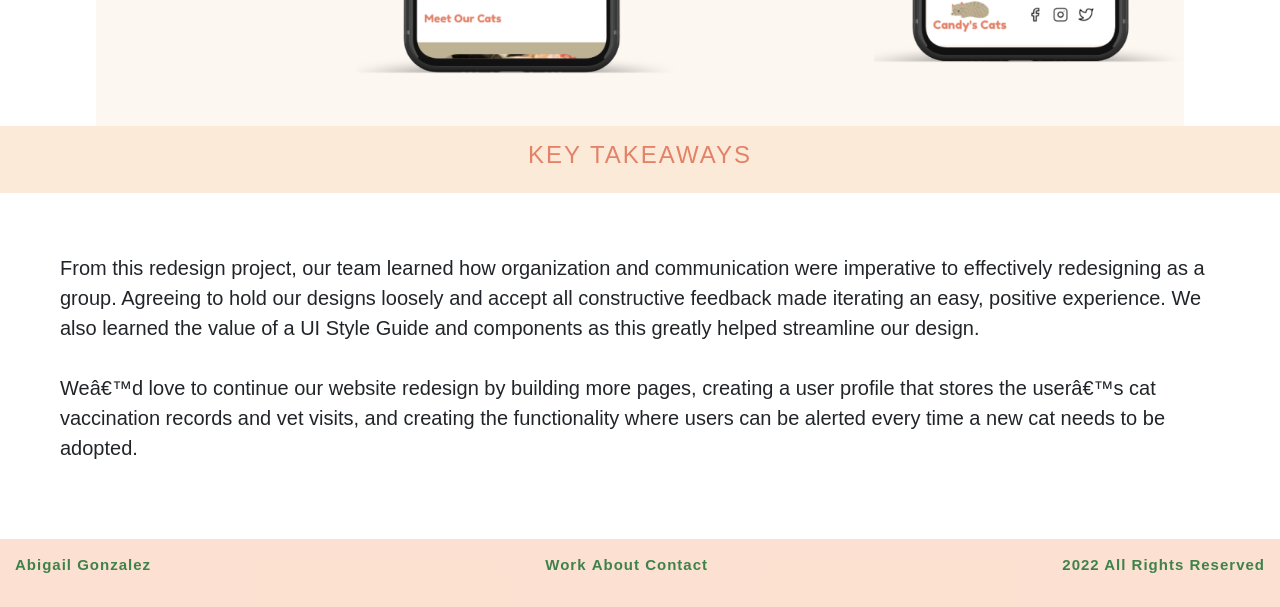
<file: CaseStudy.html>
<!DOCTYPE html>
<html>
    <head>
        <title> UX/UI Homework 20 </title>
        <link rel="stylesheet" href="https://cdn.jsdelivr.net/npm/bootstrap@4.0.0/dist/css/bootstrap.min.css" integrity="sha384-Gn5384xqQ1aoWXA+058RXPxPg6fy4IWvTNh0E263XmFcJlSAwiGgFAW/dAiS6JXm" crossorigin="anonymous">
        <link rel="stylesheet" href="css/style.css" type= "text/css">
    </head>
    <body>
        <nav class= "primary-nav">
            <div class="nav-item"> <a href="https://abbygonzalez0429.github.io/UX_UI_HW_19/"></a> WORK </div>
            <div class="nav-item"> <a href="https://abbygonzalez0429.github.io/UX_UI_HW_18/"></a> ABOUT </div>
            <div class= "Main-Logo">
              <img src= "images/Logo 1.png">
              </div>
            <div class="nav-item"> CONTACT </div>
            <div class= "social-logo">
              <img src="images/LinkedIn.png" alt="LinkedIn">
            </div>
              <div class= "social-logo">
              <img src="images/Behance.png" alt= "Behance">
            </div>
            <div class= "social-logo">
              <img src="images/GitHub.png" alt= "GitHub">
              </div>
         </nav>    
       <nav class = "second-nav nav-fill navbar navbar-light sticky-top justify-content-around" style="background-color: #FDF7F1;">
        <a class="nav-item2 nav-link active" href="#research">Research</a>
        <a class="nav-item2 nav-link" href="#definition">Definition & Ideation</a>
        <a class="nav-item2 nav-link" href="#prototyping">Prototyping</a>
          </li>
          </li>
        </ul>
      </nav>
       </nav>
       <div class= "title">
       <div class="container-fluid content">
        <h2 class="sectionHeading">CASE STUDY</h2>
        <h3 class= "sectionHeading">UI Design | Candy's Cats</h3>
        <div class="row">
        </div>
      </div>
    </div>
      <div id="carouselExampleIndicators" class="carousel slide" data-ride="carousel">
        <ol class="carousel-indicators">
          <li data-target="#carouselExampleIndicators" data-slide-to="0" class="active"></li>
          <li data-target="#carouselExampleIndicators" data-slide-to="1"></li>
          <li data-target="#carouselExampleIndicators" data-slide-to="2"></li>
        </ol>
        <div class="carousel-inner">
          <div class="carousel-item active">
            <img src="images/Candys Cats Header Image.png" class="d-block w-100" alt="Candys Cats Redesign">
          </div>
          <div class="carousel-item">
            <img src="images/carousel-2.png" class="d-block w-100" alt="Computer and Iphone with Redesigned Website">
          </div>
          <div class="carousel-item">
            <img src="images/carousel-3.png" class="d-block w-100" alt="4 Iphones Displaying New Website Pages">
          </div>
        </div>
        <a class="carousel-control-prev" href="#carouselExampleIndicators" role="button" data-slide="prev">
          <span class="carousel-control-prev-icon" aria-hidden="true"></span>
          <span class="sr-only">Previous</span>
        </a>
        <a class="carousel-control-next" href="#carouselExampleIndicators" role="button" data-slide="next">
          <span class="carousel-control-next-icon" aria-hidden="true"></span>
          <span class="sr-only">Next</span>
        </a>
      </div>
      <br>
      <div class="accordion" id="accordionExample">
        <div class="card">
          <div class="card-header" id="headingOne">
            <h2 class="mb-0">
              <button class="btn btn-link" type="button" data-toggle="collapse" data-target="#collapseOne" aria-expanded="true" aria-controls="collapseOne">
                Project Overview
              </button>
            </h2>
          </div>
          <div id="collapseOne" class="collapse show" aria-labelledby="headingOne" data-parent="#accordionExample">
            <div class="card-body">
              In this project, I was the website redesign project manager and led our team in conducting user research, enhancing the website's navigation, creating a style guide and new color scheme, and prototyping a brand new website for Candy’s Cats. 
            </div>
          </div>
        </div>
        <div class="card">
          <div class="card-header" id="headingTwo">
            <h2 class="mb-0">
              <button class="btn btn-link collapsed" type="button" data-toggle="collapse" data-target="#collapseTwo" aria-expanded="false" aria-controls="collapseTwo">
                Team Members
              </button>
            </h2>
          </div>
          <div id="collapseTwo" class="collapse" aria-labelledby="headingTwo" data-parent="#accordionExample">
            <div class="card-body">
              Abby Gonzalez, Billy Ridore, Candace Clay, & Mohammed Qali
            </div>
          </div>
        </div>
        <div class="card">
          <div class="card-header" id="headingThree">
            <h2 class="mb-0">
              <button class="btn btn-link collapsed" type="button" data-toggle="collapse" data-target="#collapseThree" aria-expanded="false" aria-controls="collapseThree">
                Tools
              </button>
            </h2>
          </div>
          <div id="collapseThree" class="collapse" aria-labelledby="headingThree" data-parent="#accordionExample">
            <div class="card-body">
              Figma, Invision, Trello, Google Drive 
            </div>
          </div>
        </div>
      </div>
      <br>
      <div id= "research" class="titleHeader">
      <div class="container-fluid content">
        <h4 class="sectionHeading">RESEARCH</h4>
        <div class="row">
        </div>
      </div>
    </div>
    <div class= "bodyCopy">
      <h5> The Problem</h5>
      <p> Candy’s Cats was created to save cats in Central Florida by connecting them to loving, permanent homes. We have observed that Candy’s Cats is not receiving enough donations to grow their organization to take in more cats. How might we improve our website’s navigation so that users can easily find where to donate
        and online donation sales increase?</p>
        <br>
      <h5> The Solution</h5>
      <p>Our organization, Candy’s Cats, is developing a new website in order to increase donations so we can rescue more cats and connect them with families in our community. </p>
      <br>
      <p> We created an interview plan that would help us identify pain points as the user accesses the website looking to adopt a cat, donate to the non-profit, or volunteer. Our interview candidates were individuals who identify as animal-lovers. We conducted website usability tests on the current Candy’s Cats website and evaluated how the user interacted - See our full interview testing plan. </p>
      <p> We also created a Pet Adoption survey asking users about their preferred pet adoption method.</p>
    </div>
    <div class= "images">
      <img src= "images/Research - Stats.png" alt="Poll Statistics" class="center">
    </div>
    <div class="bodyCopy">
      <p> Additionally, we conducted our own evaluation of the website using a Heuristic Evaluation. We reviewed aesthetic, navigation, and ease of use. See our Heuristic Evaluation results.</p>
    </div>
    <div class="images">
      <img src="images/Research - Heuristics.png" alt="Heuristic Evaluation" class="center">
    </div>
    <div class="bodyCopy">
      <p> Using our interview notes, we created an affinity diagram that allowed us to categorize common feedback. We derived 5 key takeaways.</p>
      <br>
      <div class="images">
        <img src="images/Research - Feedback.png" alt="Research Feedback" class="center">
      </div>
    </div>
    <div id= "definition" class="titleHeader">
      <div class="container-fluid content">
        <h4 class="sectionHeading">DEFINITION & IDEATION</h4>
        <div class="row">
        </div>
      </div>
    </div>
    <div class="bodyCopy">
      <p> After aggregating data from our user interviews, we created an empathy map for our proto persona, Jill. 

        We discovered that Jill, a cat lover passionate about animal rights, needs an easy way to support cat adoption online so she can get
        cats into good homes and make a difference in her local community.</p>
    </div>
    <div class="images">
      <img src="images/Defintion - Empathy Map.png" alt="Website User Persona" class="center">
    </div>
    <div class="bodyCopy">
      <p> After creating an empathy map, we created a storyboard to visualize the user's journey and frustrations.</p>
    </div>
    <div class="images">
      <img src="images/Definition - Storyboard.png" alt="User website journey" class="center">
    </div>
    <div class="bodyCopy">
      <p>After understanding our users' current experiences, we created a feature prioritization matrix where we brainstormed features that would enhance the website. We ultimately decided on creating a Match with a Cat form and a Donation Page. See the user flows. 

        Based on testing feedback, we also created a new navigation sitemap as users stated they wanted navigation to be condensed.</p>
    </div>
    <div class="sitemap">
      <img src="images/Definition - Sitemap.png" alt="User website journey" class="sitemap">
    </div>
    <br>
    <br>
    <div id= "prototyping" class="titleHeader">
      <div class="container-fluid content">
        <h4 class="sectionHeading">PROTOTYPING</h4>
        <div class="row">
        </div>
      </div>
    </div>
    <br>
    <br>
    <div class="card-deck">
      <div class="card">
        <img class="card-img-top" src="images/2.png" alt="Card image cap">
        <div class="card-body">
          <h5 class="card-title">Homepage</h5>
          <p class="card-text">Designed by Abby</p>
        </div>
      </div>
      <div class="card">
        <img class="card-img-top" src="images/3.png" alt="Card image cap">
        <div class="card-body">
          <h5 class="card-title">Our Cats Page</h5>
          <p class="card-text">Designed by Mohammed</p>
        </div>
      </div>
      <div class="card">
        <img class="card-img-top" src="images/4.png" alt="Card image cap">
        <div class="card-body">
          <h5 class="card-title">Support Page</h5>
          <p class="card-text"> Designed by Billy</p>
        </div>
      </div>
      <div class="card">
        <img class="card-img-top" src="images/5.png" alt="Card image cap">
        <div class="card-body">
          <h5 class="card-title">About Page</h5>
          <p class="card-text"> Designed by Candace</p>
        </div>
    </div>
  </div>
    <div class="bodyCopy">
      <p>After conducting usability tests, we found 3 common themes with feedback. Users wanted to consistently see hero images on every page, they wanted the images and graphics to have rounded edges, and they wanted navigation arrows removed and images to slide.</p>
    </div>
    <div class="images">
      <img src="images/Protoyping - Testing.png" alt="User feedback" class="center">
    </div>
    <div class="bodyCopy">
      <p>Before we began creating high-fidelity prototypes, we created a UI Style Guide. Our style guide greatly helped our team achieve brand uniformity as we utilized the components feature in Figma. 
        <br>
        <br>
        As the website revolves around cats, we wanted to make the colors neutral but fun. We chose burnt orange as our primary color and used muted colors like olive, beige, and eggplant to complement it. </p>
    </div>
    <div class="images">
      <img src="images/StyleGuide.png" alt="Website Style Guide" class="center">
    </div>
    <div class="bodyCopy">
      <p>Once our UI Style Guide was complete and our components set up, each designer created their high-fidelity wireframes for desktop and mobile. After prototyping, we tested several users and iterated based on their desire for more whitespace around body copy, enlarging the mobile navigation icon, and creating more content blocks for readability. Below is our completed prototype.</p>
    </div>
    <div class="images">
      <img src="images/Protoyping - Final Design.png" alt="Mobile Final Prototype" class="center">
    </div>
    <div id= "keyTakeaways" class="titleHeader">
      <div class="container-fluid content">
        <h4 class="sectionHeading">KEY TAKEAWAYS</h4>
        <div class="row">
        </div>
      </div>
    </div>
      <div class="bodyCopy">
        <p>From this redesign project, our team learned how organization and communication were imperative to effectively redesigning as a group. Agreeing to hold our designs loosely and accept all constructive feedback made iterating an easy, positive experience. We also learned the value of a UI Style Guide and components as this greatly helped streamline our design.
           <br>
           <br>
          We’d love to continue our website redesign by building more pages, creating a user profile that stores the user’s cat vaccination records and vet visits, and creating the functionality where users can be alerted every time a new cat needs to be adopted.</p>
      </div>
      <a href="#" id="toTopBtn" class="cd-top text-replace js-cd-top cd-top--is-visible cd-top--fade-out" data-abc="true"></a>
          
      </div>
      <footer>
        <div class="footerContainer">
            <p> Abigail Gonzalez </p>
                <ul class="inline-block">
                        <li>Work</li>
                        <li>About</li>
                        <li>Contact</li>
                      </ul>
              <p> 2022 All Rights Reserved</p>
            </div>
        </div>
    </footer>
    </body>
    <script src="https://code.jquery.com/jquery-3.2.1.slim.min.js" integrity="sha384-KJ3o2DKtIkvYIK3UENzmM7KCkRr/rE9/Qpg6aAZGJwFDMVNA/GpGFF93hXpG5KkN" crossorigin="anonymous"></script>
<script src="https://cdn.jsdelivr.net/npm/popper.js@1.12.9/dist/umd/popper.min.js" integrity="sha384-ApNbgh9B+Y1QKtv3Rn7W3mgPxhU9K/ScQsAP7hUibX39j7fakFPskvXusvfa0b4Q" crossorigin="anonymous"></script>
<script src="https://cdn.jsdelivr.net/npm/bootstrap@4.0.0/dist/js/bootstrap.min.js" integrity="sha384-JZR6Spejh4U02d8jOt6vLEHfe/JQGiRRSQQxSfFWpi1MquVdAyjUar5+76PVCmYl" crossorigin="anonymous"></script>
</html>
</file>
<file: css/style.css>
.primary-nav {
    display: flex;
    padding: 5px;
    align-items: center;
    justify-content: center;
}

.nav-item2 {
    font-family:'Poppins', 'Arial', sans-serif !important;
    font-size: 25px;
    letter-spacing: 2px;
    font-weight: medium;
    color: #E38268;
}
.nav-link:hover {
    color: #F49A67;

}
.nav-item {
    font-family:'Poppins', 'Arial', sans-serif;
    font-size: 36px;
    color: #3E824B !important;
    letter-spacing: 3px;
    padding: 16px 32px;
    align-items: center;
}

.nav-item:hover{
    font-weight: bold;
    color: #3E824B !important;
    text-decoration: none;
}

a {
    color: #3E824B !important;
    text-decoration: none !important;
}
.inline-block {
    display: inline-block;
    vertical-align: top;
}
    
.Main-Logo {
    display: flex;
    width: 450px;
    height: 253px;
    justify-content: center;
}

ul li { 
    display: inline;
    width: 50%;
    margin-left: auto;
    list-style-type: none;
}
.social-logo {
    display: flex;
    width: 50px;
    height: 50px;
    padding: 10px;
}

.title {
    background-color: #E38268;
    padding: 35px;
}
h2 {
    font-family:'Poppins', 'Arial', sans-serif !important;
    font-size: 25px;
    letter-spacing: 2px;
    font-weight: medium;
    color: white;
}
h3 {
    font-family:'Poppins', 'Arial', sans-serif !important;
    font-size: 45px;
    letter-spacing: 2px;
    font-weight: bold;
    color: white;
    margin-bottom: 0;
    text-decoration: none;
}
h5 {
    font-family:'Poppins', 'Arial', sans-serif !important;
    font-size: 25px;
    font-weight: bold;
    color: #E38268;
}
.card-header {
    background-color: #F0AA62 !important;
    text-align: center !important;
}
.card-body {
    font-family:'Poppins', 'Arial', sans-serif !important;
    font-size: 18px;
}
.btn-link {
    font-family:'Poppins', 'Arial', sans-serif !important;
    font-size: 20px;
    letter-spacing: 2px;
    font-weight: medium;
    color: white;
    text-decoration: none !important;
}
.btn-link:hover {
    color: #E38268;
    font-size: 22px;
    font-weight: bold;
    text-decoration: none;
}
.titleHeader {
    background-color: rgb(240,170,98, 0.25);
    padding: 15px;
    text-align: center;
    font-family:'Poppins', 'Arial', sans-serif !important;
    font-size: 30px;
    letter-spacing: 2px;
    font-weight: bold;
    color: #E38268;
}
.bodyCopy {
    font-family:'Poppins', 'Arial', sans-serif !important;
    font-size: 20px;
    padding: 60px;
}
.center {
  display: block;
  margin-left: auto;
  margin-right: auto;
  width: 85%;
}
.sitemap {
    display: block;
    margin-left: auto;
    margin-right: auto;
    width: 65%;  
}
.cardContainer {
    margin-top: 20px;
  }
  .card {
    margin: 0 auto;
  }
  .image2 {
    display: block;
    margin-left: auto;
    margin-right: auto;
    width: 50%;
  }
  .scroll{
    color:#fff;
    margin: 50px;
}

#toTopBtn {
     position: fixed;
    bottom: 26px;
    right: 39px;
    z-index: 98;
    padding: 21px;
    background-color: hsla(5,76%,62%,.8);
    
}

.js .cd-top--fade-out {
    opacity: .5;
}

.js .cd-top--is-visible {
    visibility: visible;
    opacity: 1;
}

.js .cd-top {
    visibility: hidden;
    opacity: 0;
    transition: opacity .3s,visibility .3s,background-color .3s;
}

.cd-top {
    position: fixed;
    bottom: 20px;
    bottom: var(--cd-back-to-top-margin);
    right: 20px;
    right: var(--cd-back-to-top-margin);
    display: inline-block;
    height: 40px;
    height: var(--cd-back-to-top-size);
    width: 40px;
    width: var(--cd-back-to-top-size);
    box-shadow: 0 0 10px rgba(0,0,0,.05) !important;
    background: url(https://res.cloudinary.com/dxfq3iotg/image/upload/v1571057658/cd-top-arrow.svg) no-repeat center 50%;
    background-color: hsla(5,76%,62%,.8);
    background-color: hsla(var(--cd-color-3-h),var(--cd-color-3-s),var(--cd-color-3-l),0.8);
}

.height{
    height:5px;
}
.footerContainer {
    display: flex !important;
    align-items: center;
    justify-content: space-between;
    background-color: rgba(244, 154, 103, .3);
    padding: 15px;
    font-family: 'Poppins', 'Arial', sans-serif;
    font-size: 15px;
    font-weight: bold;
    letter-spacing: 1px;
    color: #3E824B;
}
</file>
